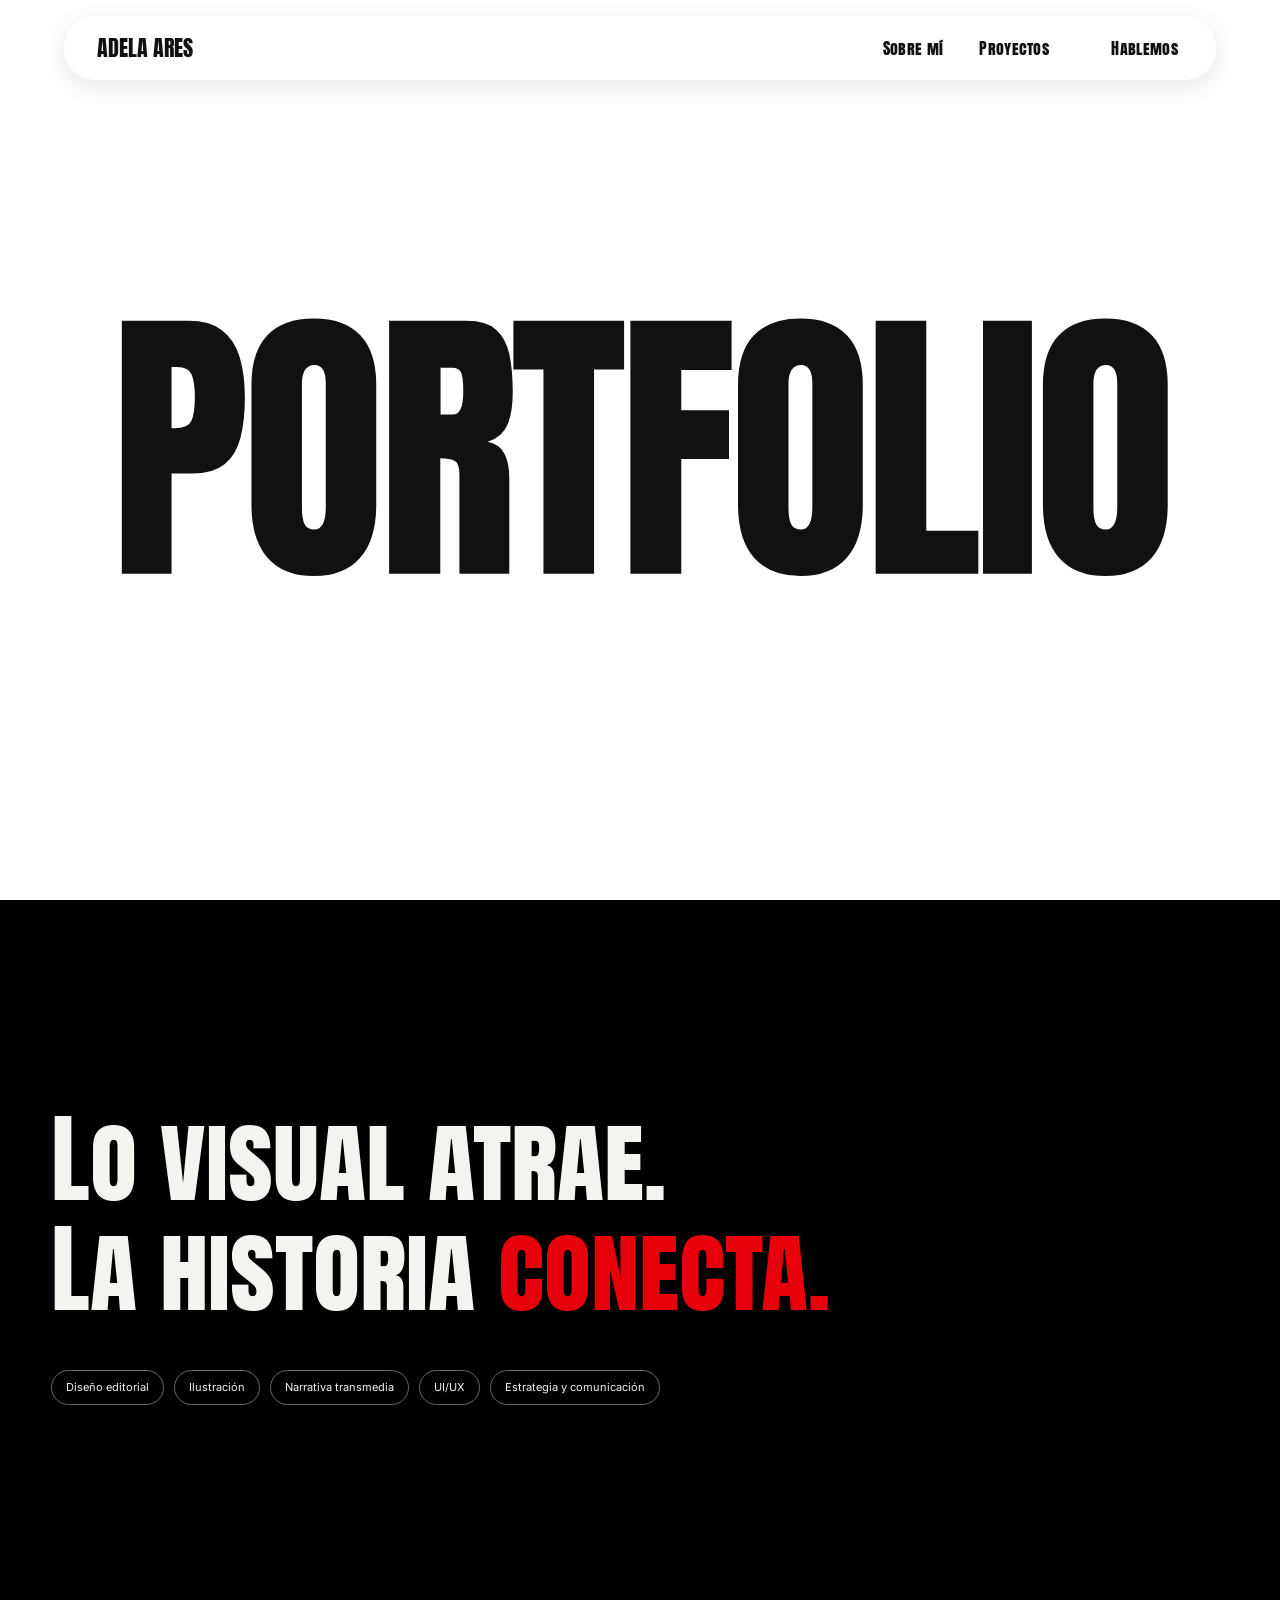
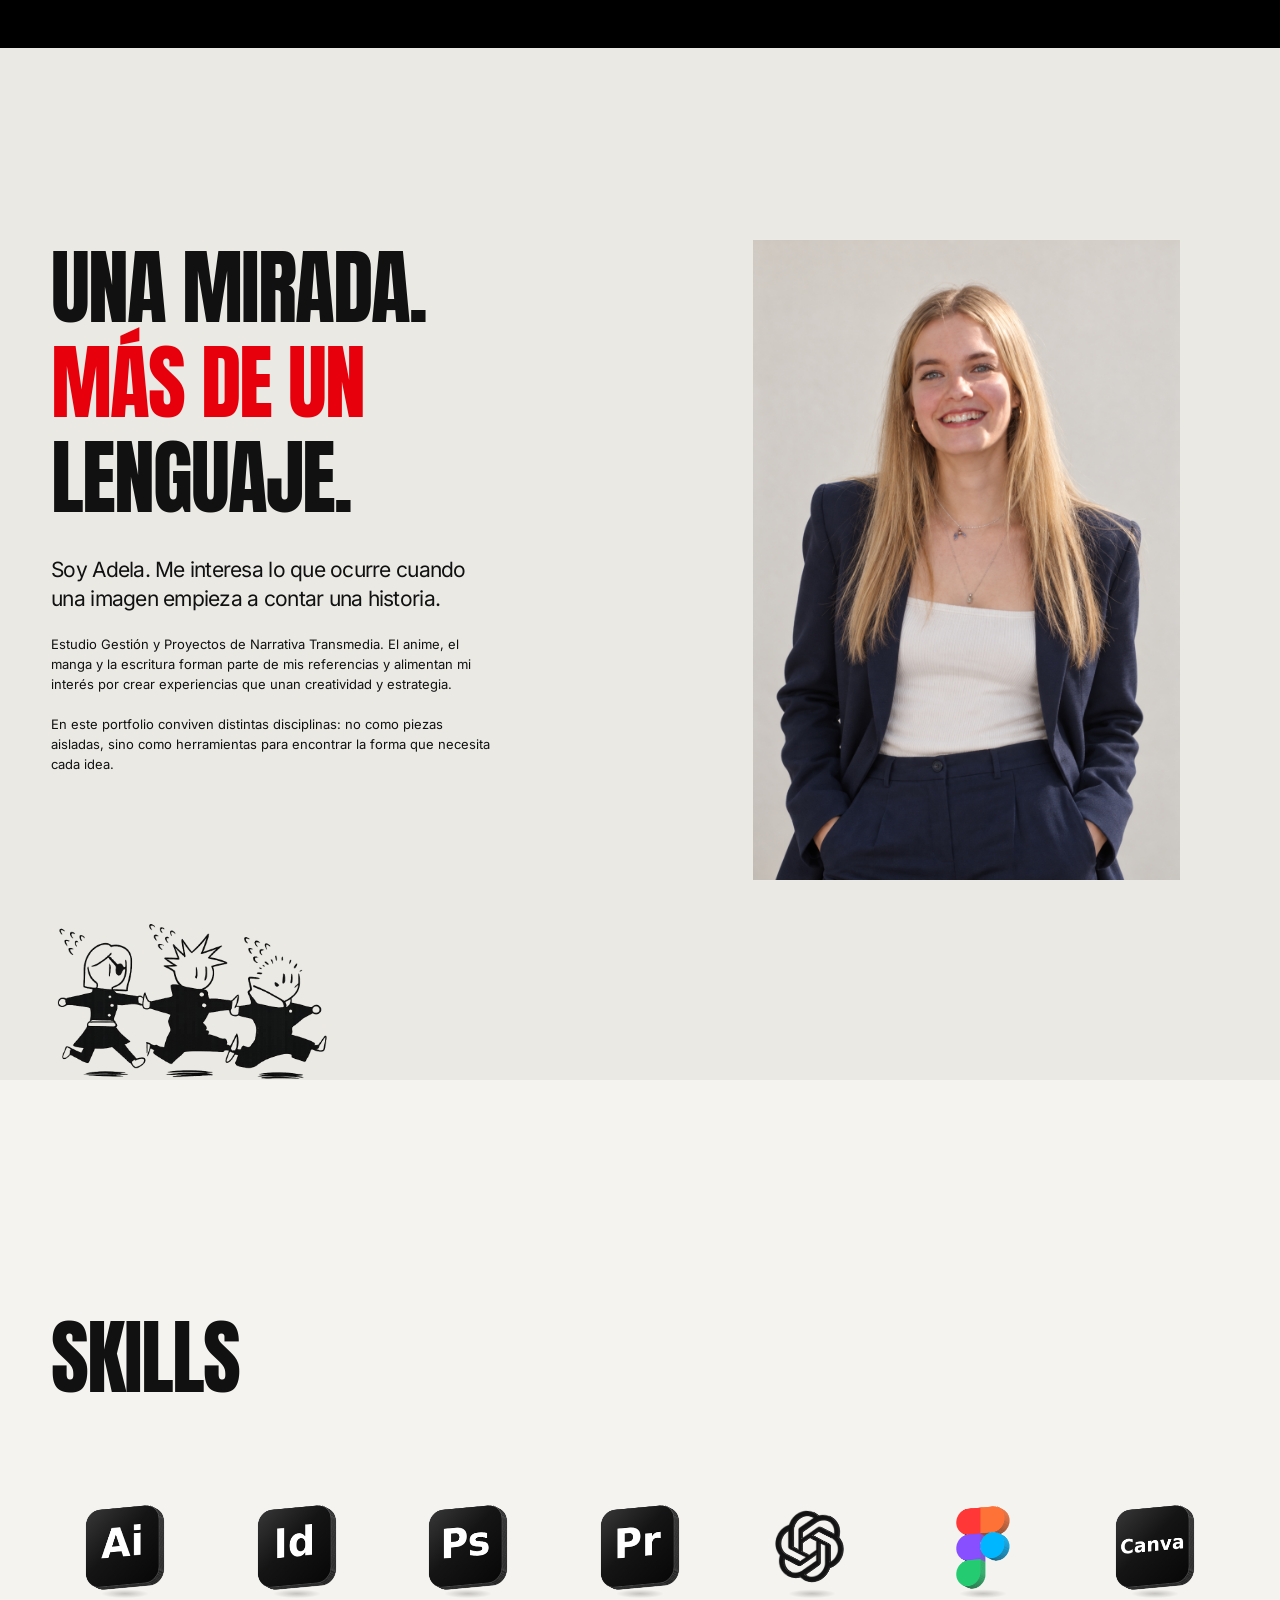
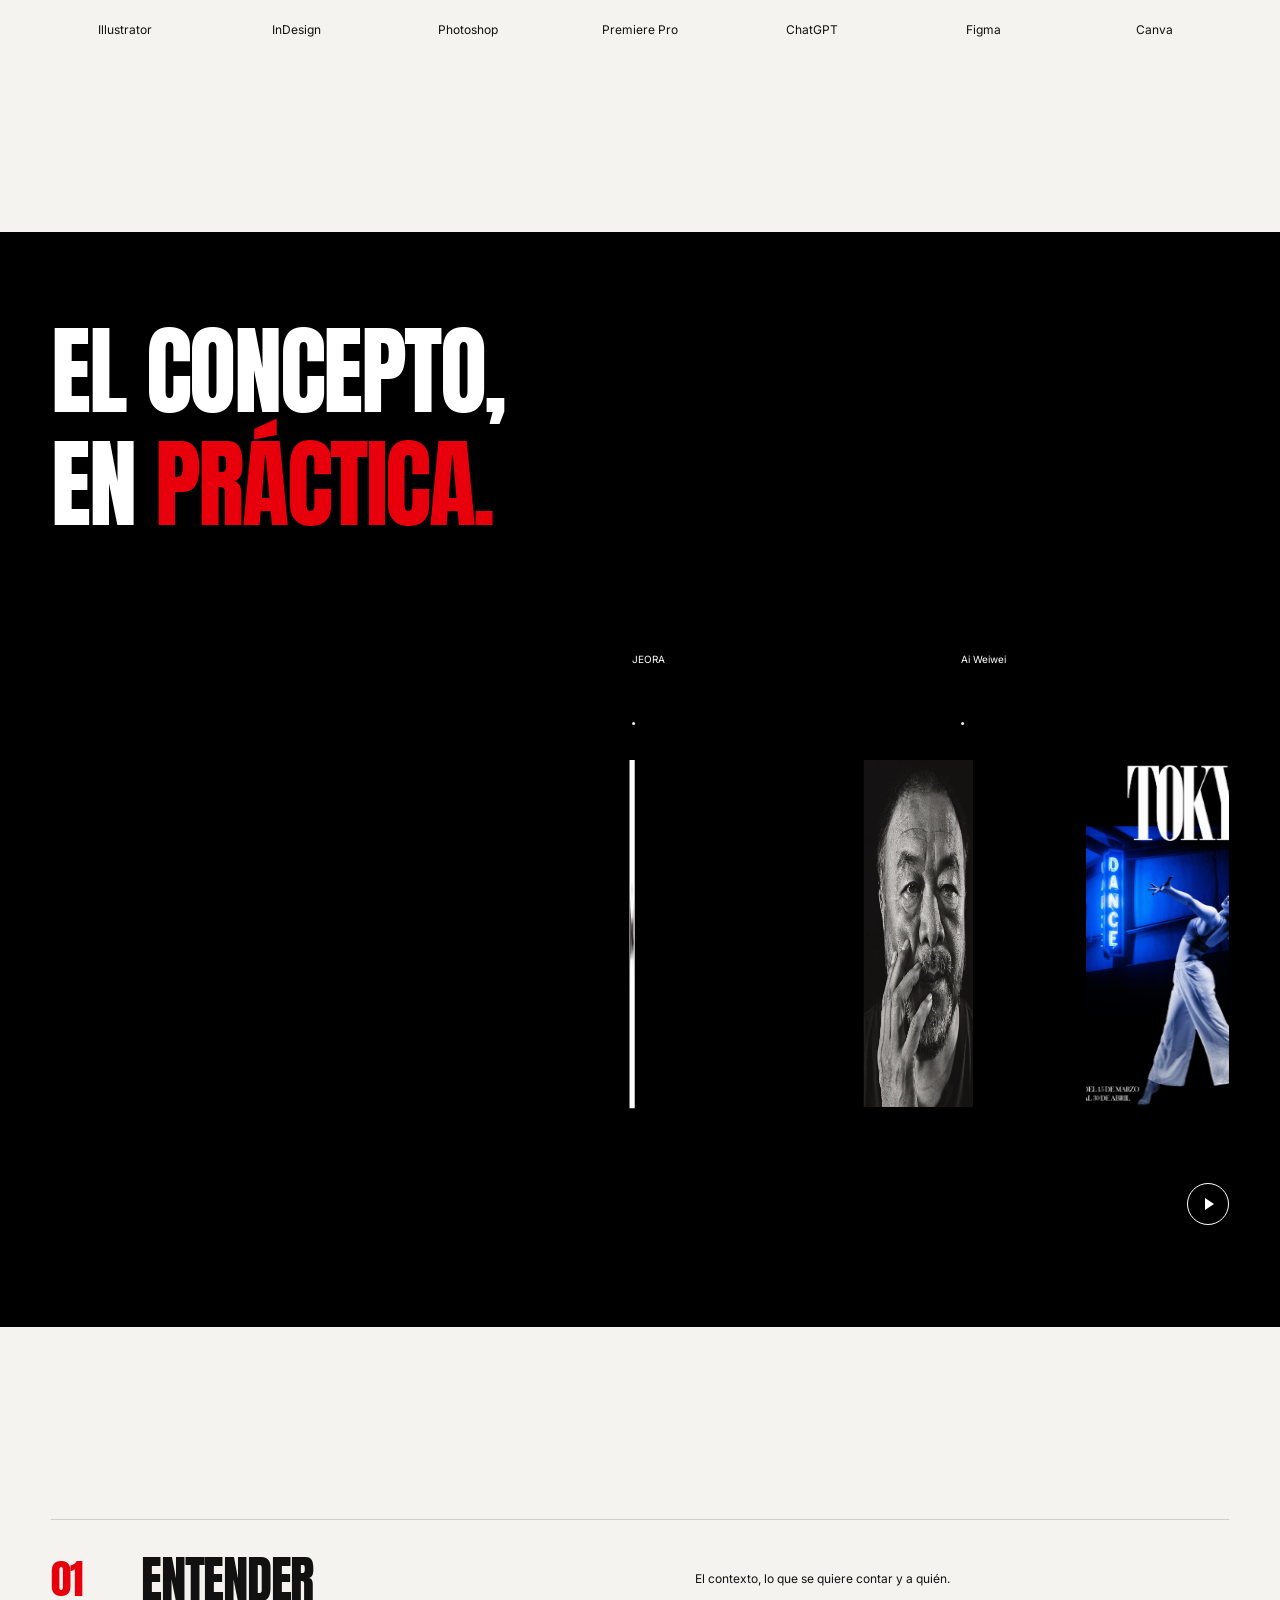
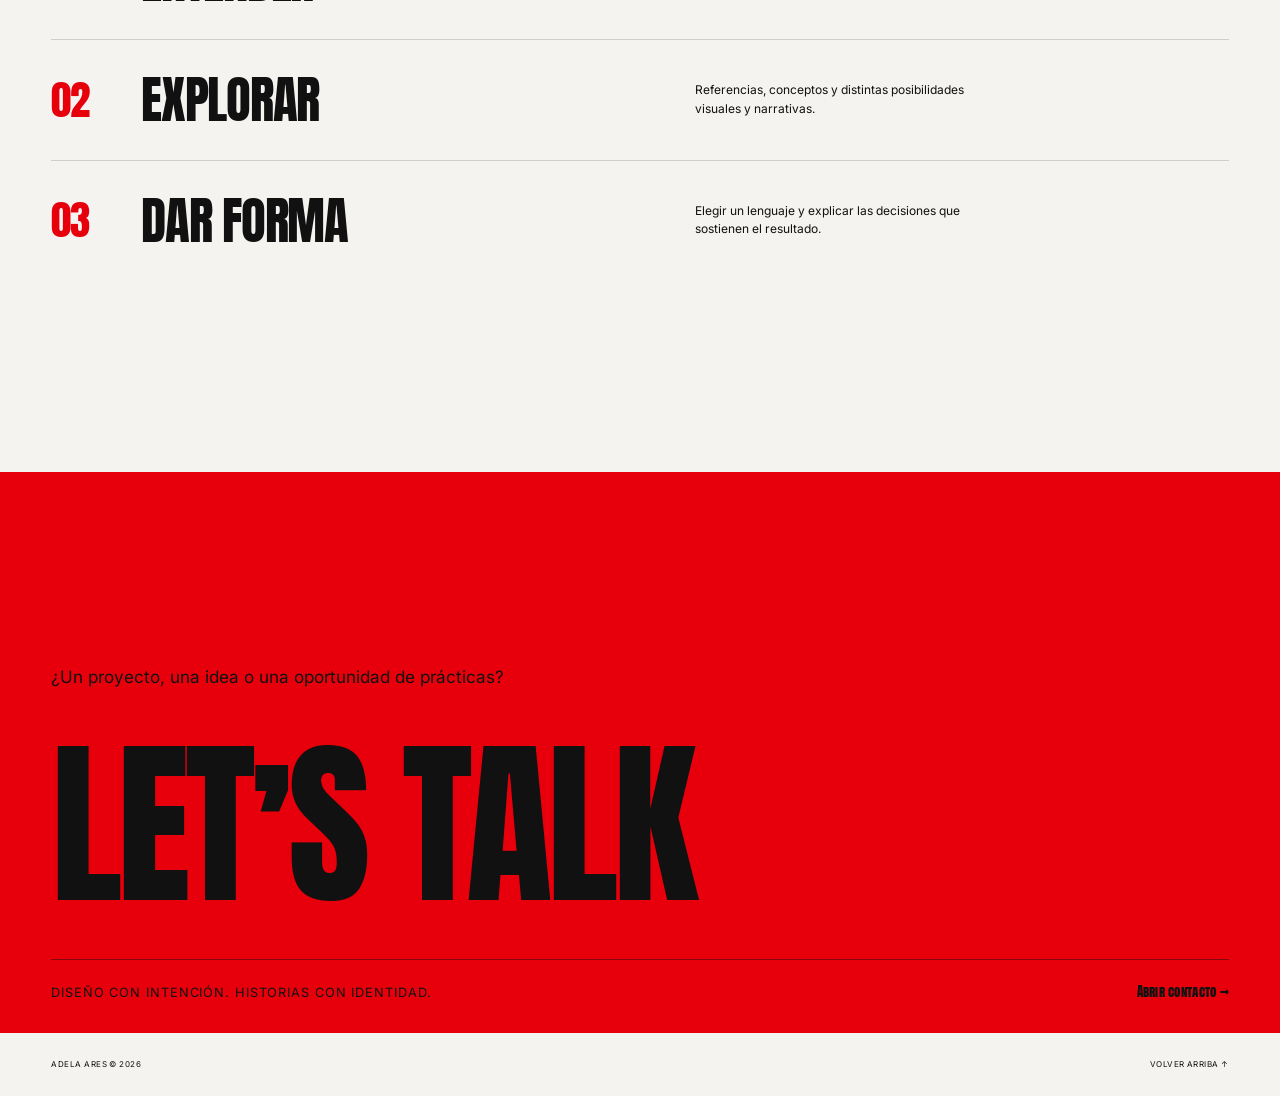
<file: index.html>
<!doctype html>
<html lang="es"><head><meta charset="utf-8"><meta name="viewport" content="width=device-width,initial-scale=1"><meta name="description" content="Portfolio de Adela Ares: diseño, narrativa y comunicación."><title>Adela Ares — Portfolio</title><link rel="stylesheet" href="style.css?v=fichas-88"><script defer src="data.js?v=fichas-88"></script><script defer src="app.js?v=portfolio-89"></script><script defer src="project-scene.js?v=90"></script><script defer src="particles.js?v=revision-11"></script><script defer src="hero-motion.js?v=loop-78"></script><script defer src="hero-anchor.js?v=editorial-floor-42"></script><script defer src="skills-3d.js?v=82"></script></head>
<body>
<header class="header floating-header"><a class="brand" href="#inicio" aria-label="Adela Ares, inicio">ADELA ARES</a><button class="menu-toggle" type="button" aria-label="Abrir menú" aria-expanded="false" aria-controls="main-nav"><span></span><span></span><span></span></button><nav id="main-nav" aria-label="Principal"><a href="#sobre-mi">Sobre mí</a><a href="#proyectos">Proyectos</a><a class="nav-contact" href="#contacto">Hablemos</a></nav></header>
<main>
<section class="particle-cover" id="inicio" aria-labelledby="cover-title">
<h1 id="cover-title"><a href="#proyectos">Portfolio</a></h1>
<canvas id="title-particles" aria-hidden="true"></canvas>
</section>
<section class="bridge" aria-label="Una forma de crear"><p>Lo visual atrae.<br>La historia <em>conecta.</em></p><div class="disciplines"><span>Diseño editorial</span><span>Ilustración</span><span>Narrativa transmedia</span><span>UI/UX</span><span>Estrategia y comunicación</span></div></section>
<section class="about personal-hero" id="sobre-mi"><div class="about-copy"><h2>UNA MIRADA.<br><em>MÁS DE UN</em><br>LENGUAJE.</h2><p class="lead">Soy Adela. Me interesa lo que ocurre cuando una imagen empieza a contar una historia.</p><p>Estudio Gestión y Proyectos de Narrativa Transmedia. El anime, el manga y la escritura forman parte de mis referencias y alimentan mi interés por crear experiencias que unan creatividad y estrategia.</p><p>En este portfolio conviven distintas disciplinas: no como piezas aisladas, sino como herramientas para encontrar la forma que necesita cada idea.</p></div><figure class="portrait"><div class="portrait-grid"></div><img src="assets/adela-retrato.png" width="1024" height="1536" alt="Retrato de Adela Ares" loading="lazy"></figure><img class="personal-hero-characters" src="assets/portada-personajes.webp" width="830" height="500" alt="Tres personajes de Jujutsu Kaisen corriendo juntos"></section>
<section class="software-skills" aria-labelledby="skills-title"><h2 id="skills-title">SKILLS</h2><ul class="software-list"><li><span class="skill-object" aria-hidden="true"><span class="skill-spin"><span class="skill-face skill-front"><span class="software-icon software-icon--ai" aria-hidden="true"></span></span><span class="skill-face skill-back"><span class="software-icon software-icon--ai" aria-hidden="true"></span></span></span></span><span>Illustrator</span></li><li><span class="skill-object" aria-hidden="true"><span class="skill-spin"><span class="skill-face skill-front"><span class="software-icon software-icon--id" aria-hidden="true"></span></span><span class="skill-face skill-back"><span class="software-icon software-icon--id" aria-hidden="true"></span></span></span></span><span>InDesign</span></li><li><span class="skill-object" aria-hidden="true"><span class="skill-spin"><span class="skill-face skill-front"><span class="software-icon software-icon--ps" aria-hidden="true"></span></span><span class="skill-face skill-back"><span class="software-icon software-icon--ps" aria-hidden="true"></span></span></span></span><span>Photoshop</span></li><li><span class="skill-object" aria-hidden="true"><span class="skill-spin"><span class="skill-face skill-front"><span class="software-icon software-icon--pr" aria-hidden="true"></span></span><span class="skill-face skill-back"><span class="software-icon software-icon--pr" aria-hidden="true"></span></span></span></span><span>Premiere Pro</span></li><li><span class="skill-object" aria-hidden="true"><span class="skill-spin"><span class="skill-face skill-front"><span class="software-icon software-icon--chat" aria-hidden="true"></span></span><span class="skill-face skill-back"><span class="software-icon software-icon--chat" aria-hidden="true"></span></span></span></span><span>ChatGPT</span></li><li><span class="skill-object" aria-hidden="true"><span class="skill-spin"><span class="skill-face skill-front"><span class="software-icon software-figma" aria-hidden="true"></span></span><span class="skill-face skill-back"><span class="software-icon software-figma" aria-hidden="true"></span></span></span></span><span>Figma</span></li><li><span class="skill-object" aria-hidden="true"><span class="skill-spin"><span class="skill-face skill-front"><span class="software-mark" aria-hidden="true">Canva</span></span><span class="skill-face skill-back"><span class="software-mark" aria-hidden="true">Canva</span></span></span></span><span>Canva</span></li></ul></section>
<section class="project-scene" id="proyectos" aria-labelledby="projects-title">
 <h2 id="projects-title">El concepto,<br>en <em>práctica.</em></h2>
 <div class="scene-shell">
  <div class="scene-viewport" tabindex="0" aria-label="Galería de proyectos. Desliza, arrastra o usa las flechas para recorrerla.">
   <div class="scene-track"><div class="scene-row"></div></div>
  </div>
  <button class="scene-replay" type="button" aria-label="Reproducir el recorrido" hidden><span aria-hidden="true"></span></button>
 </div>
</section>
<section class="process"><div class="process-row"><span>01</span><h3>ENTENDER</h3><p>El contexto, lo que se quiere contar y a quién.</p></div><div class="process-row"><span>02</span><h3>EXPLORAR</h3><p>Referencias, conceptos y distintas posibilidades visuales y narrativas.</p></div><div class="process-row"><span>03</span><h3>DAR FORMA</h3><p>Elegir un lenguaje y explicar las decisiones que sostienen el resultado.</p></div></section>
<section class="contact" id="contacto"><p>¿Un proyecto, una idea o una oportunidad de prácticas?</p><a class="contact-title" href="contacto.html"><span id="contact-word">HABLEMOS</span></a><div class="contact-bottom"><span>DISEÑO CON INTENCIÓN. HISTORIAS CON IDENTIDAD.</span><a href="contacto.html">Abrir contacto →</a></div></section>
</main><footer><a href="#inicio">ADELA ARES © <span id="year"></span></a><a href="#inicio">VOLVER ARRIBA ↑</a></footer>
</body></html>
</file>
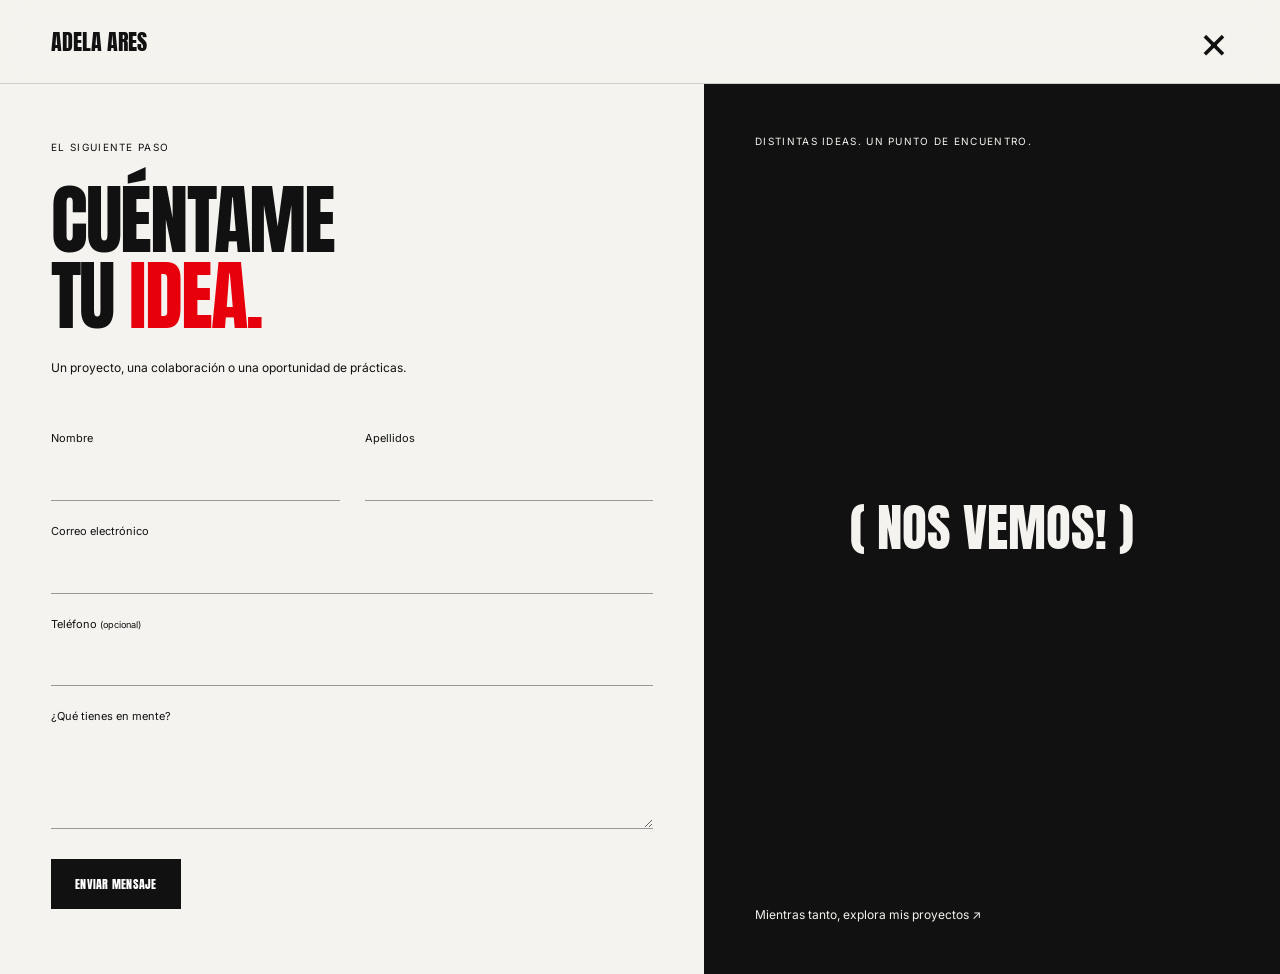
<file: contacto.html>
<!doctype html><html lang="es"><head><meta charset="utf-8"><meta name="viewport" content="width=device-width,initial-scale=1"><title>Hablemos — Adela Ares</title><link rel="stylesheet" href="style.css?v=contact-86"><script defer src="app.js?v=portfolio-89"></script></head><body><header class="header"><a class="brand" href="index.html#contacto">ADELA ARES</a><a href="index.html#contacto" class="close" aria-label="Volver al portfolio">×</a></header><main class="contact-layout"><section><span class="eyebrow">EL SIGUIENTE PASO</span><h1>CUÉNTAME<br>TU <em>IDEA.</em></h1><p>Un proyecto, una colaboración o una oportunidad de prácticas.</p><form id="contact-form" action="https://formspree.io/f/xkjjzojy" method="POST"><input type="hidden" name="_subject" value="Nuevo mensaje desde el portfolio de Adela Ares"><div hidden><label>No rellenar<input name="_gotcha" autocomplete="off" tabindex="-1"></label></div><div class="form-row"><label>Nombre<input name="nombre" autocomplete="given-name" required></label><label>Apellidos<input name="apellidos" autocomplete="family-name" required></label></div><label>Correo electrónico<input type="email" name="email" autocomplete="email" required></label><label>Teléfono <small>(opcional)</small><input type="tel" name="telefono" autocomplete="tel"></label><label>¿Qué tienes en mente?<textarea name="message" rows="3" required></textarea></label><button type="submit" class="submit">ENVIAR MENSAJE</button><p id="form-status" role="status" aria-live="polite" aria-atomic="true"></p></form></section><aside><span class="eyebrow">DISTINTAS IDEAS. UN PUNTO DE ENCUENTRO.</span><div>(<span id="contact-word">NOS VEMOS!</span>)</div><a href="index.html#proyectos">Mientras tanto, explora mis proyectos ↗</a></aside></main></body></html>
</file>
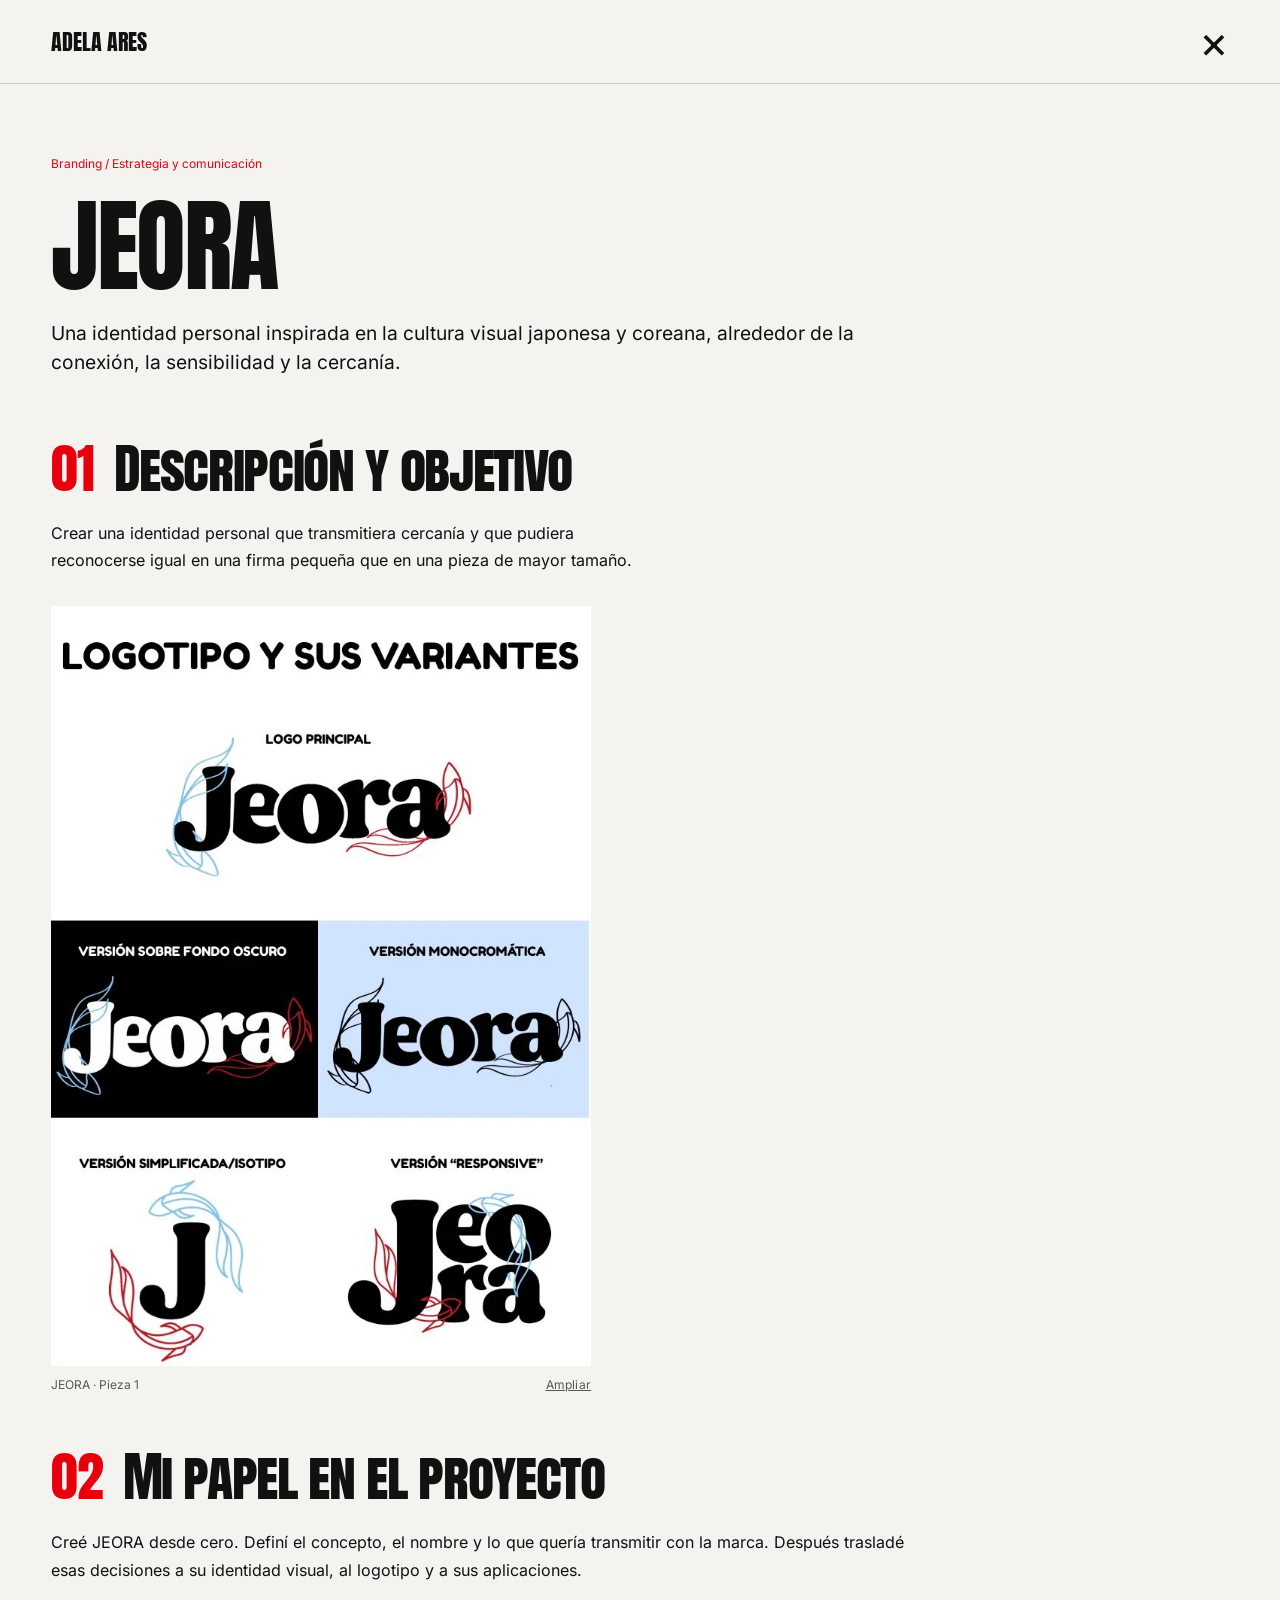
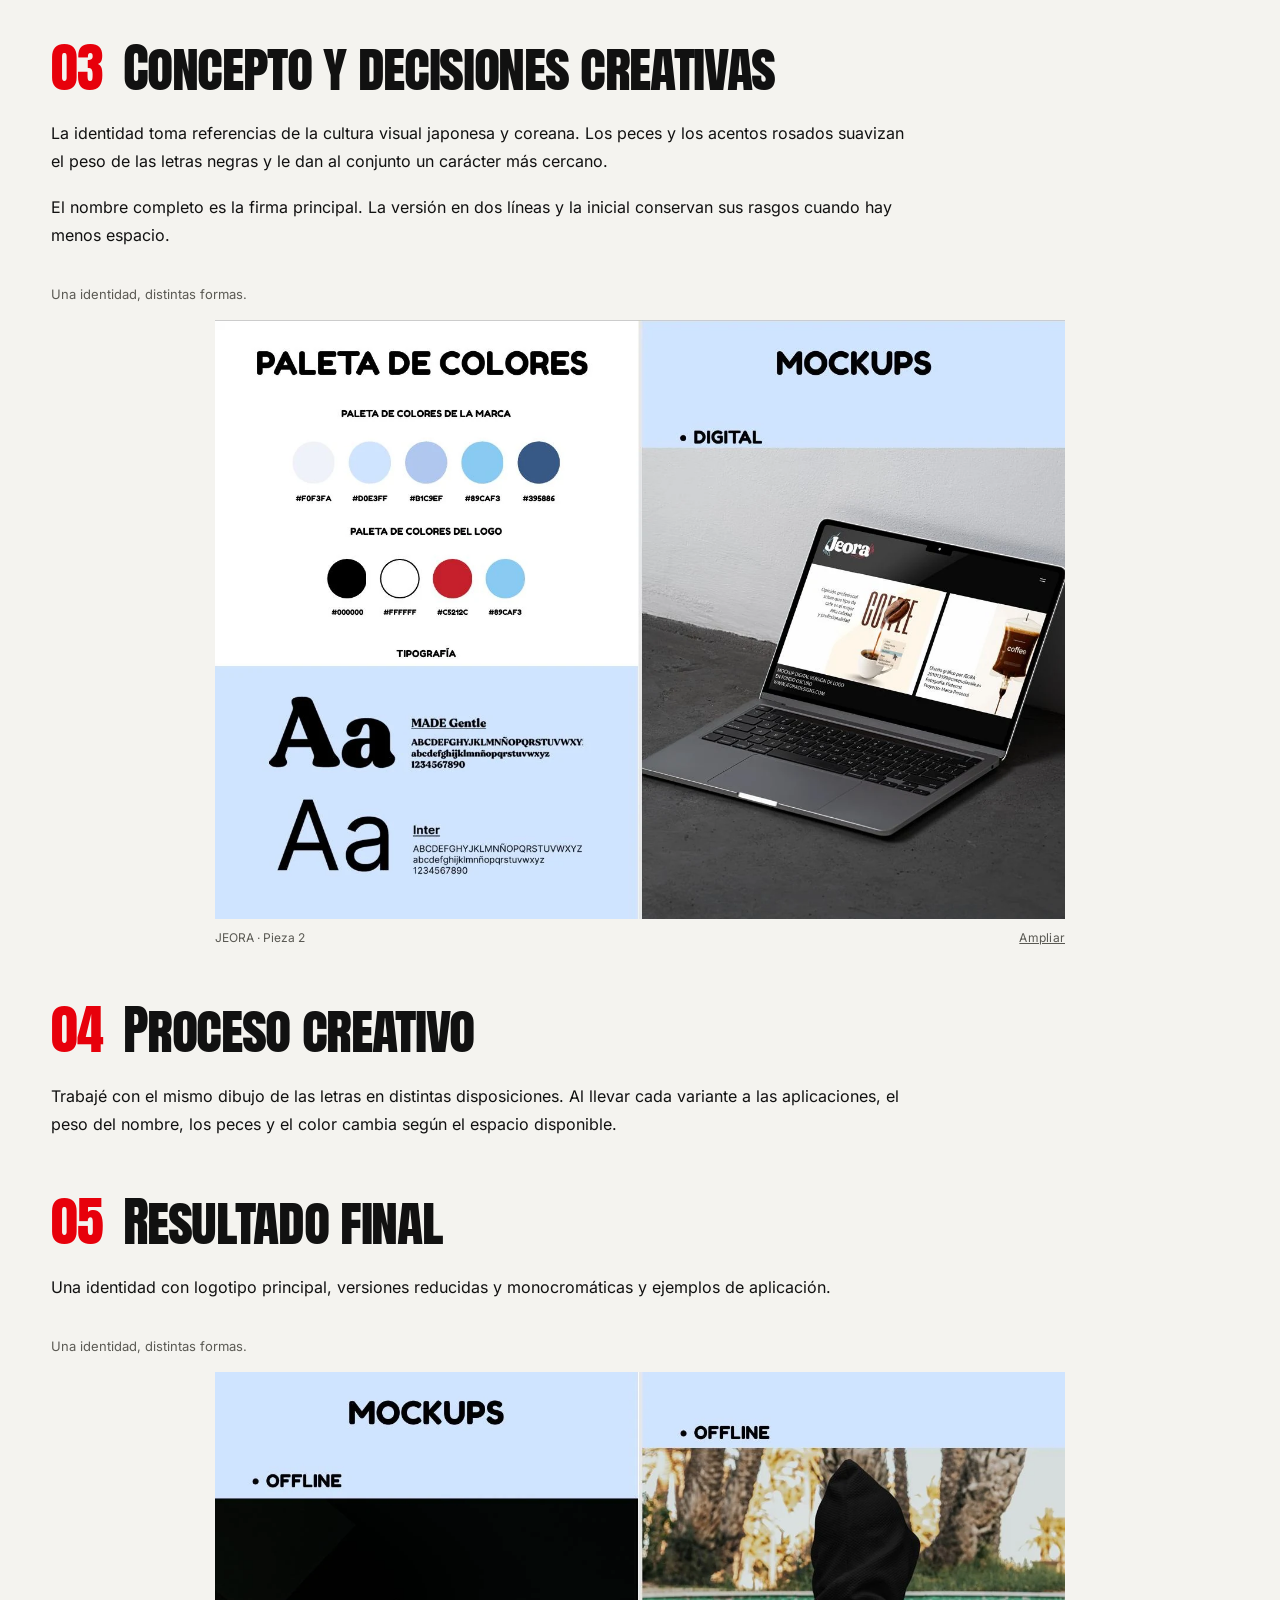
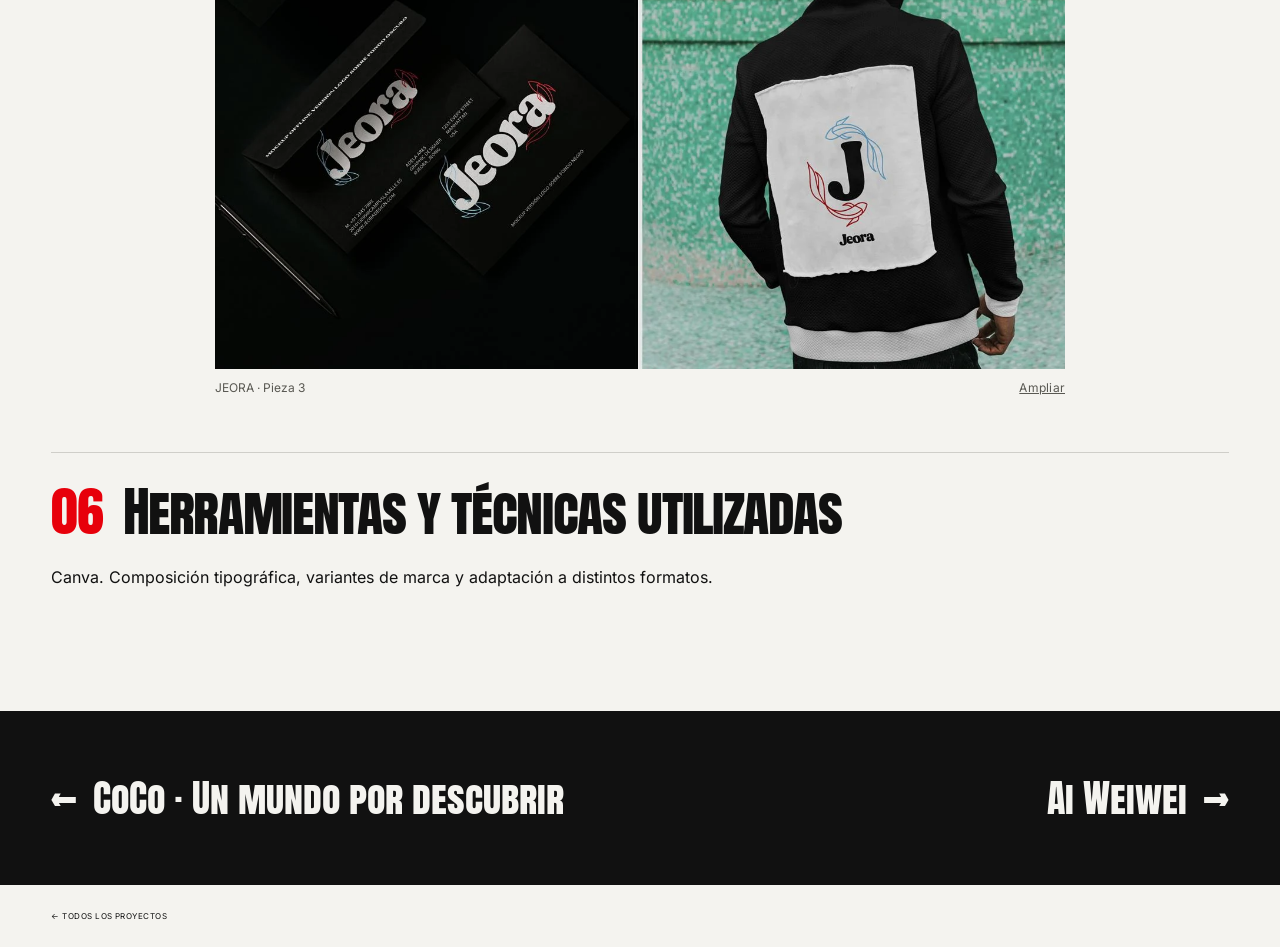
<file: proyecto.html>
<!doctype html><html lang="es"><head><meta charset="utf-8"><meta name="viewport" content="width=device-width,initial-scale=1"><title>Proyecto — Adela Ares</title><link rel="stylesheet" href="style.css?v=fichas-88"><script defer src="data.js?v=fichas-88"></script><script defer src="app.js?v=portfolio-89"></script></head><body class="project-page"><header class="header"><a class="brand" href="index.html#proyectos">ADELA ARES</a><a class="close" href="index.html#proyectos" aria-label="Cerrar proyecto y volver a la galería">×</a></header><main id="project-content"></main><footer><a href="index.html#proyectos">← TODOS LOS PROYECTOS</a></footer></body></html>
</file>
<file: style.css>
@font-face{font-family:Anton;src:url('assets/anton-sc.ttf')}@font-face{font-family:Inter;src:url('assets/inter.ttf');font-weight:100 900}
:root{--red:#e7000b;--paper:#f4f3ef;--black:#111;--line:#cfcec9;--ease:cubic-bezier(.22,.7,.2,1)}*{box-sizing:border-box}html{scroll-behavior:smooth;scroll-padding-top:100px}body{margin:0;background:var(--paper);color:var(--black);font:15px/1.55 Inter,Arial,sans-serif;overflow-x:clip}a{color:inherit;text-decoration:none}button,input,textarea{font:inherit}button,a,input,textarea{-webkit-tap-highlight-color:transparent}a:focus-visible,button:focus-visible,input:focus-visible,textarea:focus-visible{outline:3px solid var(--red);outline-offset:5px}button{cursor:pointer}img{max-width:100%;display:block}h1,h2,h3,p,figure{margin:0}h1,h2,h3{font-family:Anton,Impact,sans-serif;font-weight:400;line-height:.99;letter-spacing:-.025em}em{font-style:normal;color:var(--red)}.header{position:fixed;inset:0 0 auto;z-index:30;height:84px;display:flex;align-items:center;justify-content:space-between;padding:0 4vw;background:rgba(244,243,239,.94);border-bottom:1px solid var(--line);backdrop-filter:blur(16px)}.brand{font-family:Anton;font-size:27px;line-height:1}.brand>span{display:block;font:8px/1.5 Inter;letter-spacing:.12em;margin-top:8px}.header nav{display:flex;align-items:center;gap:34px;font-size:12px}.header nav>a:not(.mode){position:relative}.header nav>a:not(.mode):after{content:'';height:1px;position:absolute;left:0;right:100%;bottom:-5px;background:var(--red);transition:right .3s}.header nav>a:hover:after{right:0}.mode{height:26px;width:52px;border:1px solid #222;border-radius:30px;background:#111;display:flex;align-items:center;padding:3px;box-shadow:inset -10px 0 14px #e7000b55}.mode>span:first-child{width:18px;height:18px;background:var(--paper);border-radius:50%;box-shadow:0 0 8px #fff8}.sr{position:absolute;width:1px;height:1px;overflow:hidden;clip-path:inset(50%)}.eyebrow,.demo-label{font-size:10px;font-weight:600;letter-spacing:.13em}.demo-label{border:1px solid var(--line);border-radius:30px;padding:7px 12px;font-size:9px}.hero{position:relative;min-height:850px;min-height:100svh;padding:120px 4vw 35px;overflow:hidden}.hero-top{display:flex;align-items:center;justify-content:space-between;position:relative;z-index:2}.hero h1{font-size:clamp(90px,12.8vw,240px);position:relative;z-index:2;margin-top:8vh;pointer-events:none}.hero h1>span:not(.period){color:var(--red)}.period{color:var(--red)}.hero-bottom{position:relative;z-index:2;margin-top:7vh;display:flex;align-items:flex-end;justify-content:space-between;gap:40px}.hero-bottom>p:first-child{font-size:22px;line-height:1.25;letter-spacing:-.04em}.hero-intro{max-width:300px;font-size:12px}.circle-link{display:grid;place-items:center;border:1px solid #222;width:60px;height:60px;border-radius:50%;font-size:28px;transition:background .3s,color .3s}.circle-link:hover{background:var(--red);color:white;border-color:var(--red)}.hero-art{width:29vw;height:29vw;position:absolute;right:4vw;top:21%;transform:rotate(-12deg);pointer-events:none;opacity:.9}.art-ring{width:100%;height:100%;border-radius:44% 56% 59% 41% / 63% 38% 62% 37%;border:2.8vw solid #111;box-shadow:inset -15px 12px 15px #1118,14px 15px 0 #e7000b;animation:liquid-shape 12s ease-in-out infinite alternate}.art-label{position:absolute;left:20%;top:40%;font-size:10px;letter-spacing:.13em;line-height:1.3;transform:rotate(12deg)}.art-line{position:absolute;inset:-10%;border:1px solid #1113;border-radius:50%;transform:rotate(40deg) scaleY(.45)}@keyframes liquid-shape{to{border-radius:64% 36% 32% 68% / 41% 64% 36% 59%;transform:rotate(30deg)}}.bridge{background:#111;color:var(--paper);padding:100px 8vw;position:relative;overflow:hidden}.bridge>p{font-family:Anton;font-size:clamp(50px,7.6vw,140px);line-height:1.05;margin:45px 0}.disciplines{display:flex;flex-wrap:wrap;gap:10px}.disciplines>span{border:1px solid #666;padding:8px 14px;border-radius:30px;font-size:11px}.work{padding:110px 0 70px;overflow:hidden}.section-heading{padding:0 4vw;display:flex;align-items:flex-end;justify-content:space-between;gap:35px}.section-heading h2{font-size:clamp(60px,7.5vw,130px);margin-top:28px}.section-heading>p{font-size:12px;max-width:260px;padding-bottom:5px}.gallery-bar{display:flex;align-items:center;justify-content:space-between;margin:55px 4vw 15px;border-top:1px solid var(--line);padding-top:15px;font-size:9px;letter-spacing:.1em}.gallery-bar>div{display:flex;gap:8px}.arrow{height:38px;width:48px;border:1px solid #222;background:transparent;border-radius:30px;font-size:20px;transition:all .2s}.arrow:hover{background:#111;color:#fff}.arrow:disabled{opacity:.25;cursor:default}.gallery{display:flex;gap:26px;overflow-x:auto;overscroll-behavior-x:contain;scroll-snap-type:x mandatory;padding:30px 4vw 72px;scrollbar-width:none;perspective:1400px}.gallery::-webkit-scrollbar{display:none}.project-card{flex:0 0 32%;min-width:280px;scroll-snap-align:center;transform:perspective(1200px) rotateY(var(--angle,0deg)) translateY(var(--lift,0px));transform-origin:center;transition:transform .45s var(--ease);position:relative}.card-image{position:relative;aspect-ratio:4/5;border-radius:16px;border:2px solid #111;overflow:hidden;background:#ddd;box-shadow:0 20px 25px -24px #111a}.card-image img{width:100%;height:100%;object-fit:cover;transition:transform .7s var(--ease)}.project-card:hover img{transform:scale(1.045)}.card-image:after{content:'';position:absolute;inset:0;border-radius:14px;box-shadow:inset 0 0 0 1px #fff5;pointer-events:none}.card-open{position:absolute;right:15px;top:15px;width:37px;height:37px;display:grid;place-items:center;border-radius:50%;background:var(--paper);font-size:22px;transition:transform .35s,background .35s}.project-card:hover .card-open{transform:rotate(45deg);background:var(--red);color:white}.card-info{display:flex;justify-content:space-between;align-items:center;padding-top:16px;border-bottom:1px solid var(--line);padding-bottom:13px}.card-info h3{font-size:27px;line-height:1.1}.card-info span{font-size:9px;letter-spacing:.08em}.card-genre{font-size:10px;margin-top:6px}.gallery-foot{margin:0 4vw;display:flex;justify-content:space-between;font-size:9px;letter-spacing:.13em}.about{padding:100px 6vw;display:grid;grid-template-columns:1fr 1fr;gap:10vw;background:#eae9e4}.about h2{font-size:clamp(50px,6.4vw,110px);margin:30px 0}.about-copy>p{font-size:13px;margin-top:20px;max-width:440px}.about-copy>.lead{font-size:21px;line-height:1.4;letter-spacing:-.035em}.tools{border-top:1px solid #bdbcb5;margin-top:35px;padding-top:17px}.tools>span{font-size:9px;letter-spacing:.1em}.tools>p{font-size:11px;margin-top:10px}.portrait{position:relative;align-self:stretch;min-height:590px;display:flex;flex-direction:column;justify-content:flex-end;overflow:hidden;border-bottom:1px solid #aaa}.portrait img{position:relative;width:100%;height:auto;max-height:640px;object-fit:contain;object-position:bottom;filter:grayscale(1);transition:filter 1s,clip-path 1s var(--ease)}.portrait-grid{position:absolute;inset:0;background:linear-gradient(90deg,transparent 49.9%,#ccc 50%,transparent 50.2%),linear-gradient(transparent 49.9%,#ccc 50%,transparent 50.2%);background-size:80px 80px}.portrait figcaption{z-index:2;display:flex;justify-content:space-between;gap:15px;font-size:8px;letter-spacing:.08em;padding:15px 0;background:#eae9e4}.portrait-hint{max-width:140px}.portrait:hover img{filter:grayscale(0);clip-path:circle(110% at var(--px,50%) var(--py,50%))}@media(hover:hover) and (pointer:fine){.portrait img{clip-path:circle(29% at var(--px,50%) var(--py,45%))}}.process{padding:95px 6vw}.process>.eyebrow{display:block;margin-bottom:40px}.process-row{display:grid;grid-template-columns:50px 1fr 1fr;gap:20px;align-items:center;border-top:1px solid var(--line);padding:30px 0}.process-row>span{font-size:11px;color:var(--red)}.process-row h3{font-size:clamp(30px,4vw,65px)}.process-row p{font-size:12px;max-width:310px}.draft-note{font-size:10px;color:#666;margin-top:25px}.contact{background:var(--red);padding:75px 4vw 30px;color:#111}.contact>p{font-size:17px;margin-top:45px}.contact-title{display:flex;justify-content:space-between;align-items:center;font-family:Anton;font-size:clamp(65px,14vw,250px);line-height:1.35;letter-spacing:-.03em;min-height:1.5em;gap:10px}.contact-title>span:first-child{transition:opacity .35s,transform .35s,filter .35s}.word-out{opacity:0;transform:translateY(14px);filter:blur(5px)}.contact-bottom{border-top:1px solid #1117;padding-top:22px;display:flex;justify-content:space-between;gap:25px;font-size:9px;letter-spacing:.07em}footer{display:flex;justify-content:space-between;gap:25px;padding:25px 4vw;font-size:8px;letter-spacing:.06em}footer>span{color:#666}#ink{position:fixed;inset:0;z-index:20;pointer-events:none;width:100%;height:100%;mix-blend-mode:difference}.close{font-size:45px;line-height:1;display:block;transition:transform .5s,filter .5s}.close:hover{transform:rotate(100deg);filter:blur(2px)}.project-page main{padding-top:120px}.project-intro{padding:30px 6vw 65px}.project-intro h1{font-size:clamp(60px,10vw,170px);margin:35px 0}.project-intro .lead{font-size:clamp(18px,2vw,28px);max-width:780px;line-height:1.45}.project-feature{padding:40px 6vw;background:#dddcd5}.project-feature img{max-height:85vh;margin:auto;object-fit:contain}.project-reading{padding:80px 10vw;display:grid;grid-template-columns:1fr 1fr;gap:55px 70px}.chapter{border-top:1px solid var(--line);padding-top:20px}.chapter>span{font-size:10px;color:var(--red)}.chapter h2{font-size:32px;margin:15px 0}.chapter p{font-size:13px;max-width:480px}.pending{color:#777}.project-strip{padding:30px 6vw 70px;display:grid;gap:35px}.project-strip img{max-height:100vh;object-fit:contain;margin:auto}.next-project{display:flex;justify-content:space-between;background:#111;color:var(--paper);padding:65px 6vw;font-family:Anton;font-size:clamp(25px,4vw,70px);gap:25px}.contact-layout{padding-top:84px;display:grid;grid-template-columns:55% 45%;min-height:100svh}.contact-layout>section{padding:50px 7vw}.contact-layout h1{font-size:clamp(55px,6vw,100px);margin:25px 0}.contact-layout>section>p{font-size:12px}.contact-layout aside{background:#111;color:var(--paper);padding:50px 4vw;display:flex;flex-direction:column;justify-content:space-between;gap:40px}.contact-layout aside>div{font-family:Anton;display:flex;align-items:center;justify-content:center;gap:12px;font-size:clamp(28px,4vw,75px)}.contact-layout aside a{font-size:12px}.contact-layout aside #contact-word{transition:opacity .35s,filter .35s,transform .35s;display:inline-block}form{margin-top:30px}form label{font-size:11px;display:block;margin-top:22px}input,textarea{display:block;width:100%;background:transparent;border:0;border-bottom:1px solid #999;border-radius:0;padding:10px 0;color:#111;font-size:16px;resize:vertical}.form-row{display:grid;grid-template-columns:1fr 1fr;gap:25px}.submit{margin-top:30px;background:#111;color:white;border:0;padding:16px 24px;font-size:12px}.submit:hover{background:var(--red)}#form-status{font-size:12px;margin-top:15px;color:#8a0007}.reveal{opacity:0;transform:translateY(25px);transition:opacity .8s var(--ease),transform .8s var(--ease)}.reveal.visible{opacity:1;transform:none}
@media(min-width:1600px){.hero{min-height:1000px}.hero h1{margin-top:100px}.hero-bottom{margin-top:90px}}
@media(max-width:900px){.header{height:74px}.brand{font-size:24px}.header nav{gap:20px}.hero{padding-top:100px;min-height:780px}.hero h1{font-size:13vw;margin-top:140px}.hero-art{width:36vw;height:36vw;top:22%;right:6vw}.hero-bottom{margin-top:90px}.hero-bottom>p:first-child{font-size:20px}.hero-intro{max-width:260px}.about{gap:5vw;padding:70px 5vw}.portrait{min-height:480px}.portrait-hint{display:none}.project-card{flex-basis:46%}.contact-layout>section{padding:40px 5vw}.contact-layout aside{padding:40px 3vw}.contact-layout aside>div{font-size:3.8vw}.project-reading{padding:60px 6vw;gap:40px}}
@media(max-width:600px){html{scroll-padding-top:105px}.header{height:96px;align-items:flex-start;padding:14px 5vw;gap:10px}.brand{font-size:23px;flex-shrink:0}.brand>span{font-size:6px;letter-spacing:.05em;margin-top:5px}.header nav{align-self:flex-end;gap:15px;font-size:10px;margin-bottom:0;position:absolute;left:5vw;right:5vw;bottom:12px;justify-content:space-between}.mode{height:22px;width:43px;padding:2px}.mode>span:first-child{height:16px;width:16px}.hero{min-height:760px;min-height:100svh;padding:120px 5vw 30px;display:flex;flex-direction:column;justify-content:space-between}.hero-top{display:block}.hero-top .eyebrow{font-size:8px}.demo-label{display:block;width:fit-content;font-size:7px;margin-top:10px;padding:4px 8px}.hero h1{font-size:16.4vw;margin-top:190px;line-height:1.04}.hero-art{top:24%;right:14%;width:39vw;height:39vw}.art-ring{border-width:5vw;box-shadow:8px 10px 0 var(--red)}.art-label{font-size:7px}.hero-bottom{display:grid;grid-template-columns:1fr 45px;gap:20px;margin-top:30px}.hero-bottom>p:first-child{font-size:17px}.hero-intro{font-size:10px;grid-column:1;grid-row:2;max-width:270px}.circle-link{grid-column:2;grid-row:1/3;width:43px;height:43px;font-size:22px}.bridge{padding:60px 5vw}.bridge .eyebrow{font-size:8px}.bridge>p{font-size:13vw;margin:30px 0}.disciplines{gap:7px}.disciplines>span{font-size:9px;padding:6px 10px}.work{padding:65px 0 45px}.section-heading{padding:0 5vw;display:block}.section-heading h2{font-size:14vw;margin-top:23px}.section-heading>p{margin-top:25px;font-size:11px}.eyebrow{font-size:8px}.gallery-bar{margin:30px 5vw 0;font-size:8px}.gallery{gap:17px;padding:24px 7vw 35px;perspective:none}.project-card{min-width:0;flex-basis:83vw;transform:none!important}.card-image{border-radius:12px}.card-info h3{font-size:27px}.gallery-foot{margin:0 5vw;font-size:8px}.about{display:flex;flex-direction:column;padding:60px 5vw;gap:40px}.about h2{font-size:14vw}.about-copy>.lead{font-size:21px}.about-copy>p{font-size:12px}.portrait{width:100%;max-width:400px;align-self:center;min-height:0}.portrait img{clip-path:none;filter:grayscale(1);max-height:480px}.process{padding:60px 5vw}.process-row{grid-template-columns:25px 1fr;gap:15px;padding:22px 0}.process-row h3{font-size:34px}.process-row p{grid-column:2;font-size:11px}.process>.eyebrow{margin-bottom:25px}.contact{padding:50px 5vw 25px}.contact>p{font-size:13px;margin-top:30px;max-width:240px}.contact-title{font-size:15vw;min-height:2em}.contact-bottom{font-size:7px;line-height:1.5}.contact-bottom>span{max-width:180px}footer{padding:25px 5vw;flex-wrap:wrap;font-size:7px}footer>span{order:3;width:100%}#ink{display:none}.project-page main{padding-top:110px}.project-intro{padding:25px 5vw 40px}.project-intro h1{font-size:17vw;margin:25px 0}.project-intro .lead{font-size:17px}.project-feature{padding:25px 5vw}.project-reading{display:block;padding:40px 5vw}.chapter{margin-bottom:35px}.chapter h2{font-size:30px}.project-strip{padding:0 5vw 40px;gap:20px}.next-project{padding:40px 5vw;font-size:25px}.contact-layout{padding-top:96px;display:block}.contact-layout>section{padding:40px 5vw}.contact-layout h1{font-size:18vw}.contact-layout aside{min-height:320px;padding:35px 5vw}.contact-layout aside>div{font-size:9vw}.contact-layout .close{font-size:30px}.close{font-size:36px}.project-page .header,.contact-layout~.header{align-items:center}.project-page .header .close{margin-left:auto}.form-row{gap:20px}}
@view-transition{navigation:auto}::view-transition-old(root){animation:exit-page .35s ease both}::view-transition-new(root){animation:enter-page .5s var(--ease) both}@keyframes exit-page{to{opacity:0;filter:blur(8px);transform:translateY(-8px)}}@keyframes enter-page{from{opacity:0;filter:blur(8px);transform:translateY(10px)}}
@media(prefers-reduced-motion:reduce){html{scroll-behavior:auto}*,*:before,*:after{animation:none!important;transition:none!important}.reveal{opacity:1;transform:none}#ink{display:none}.portrait img{clip-path:none}.portrait-hint{display:none}}

/* Independent cover study: solid lettering becomes a cohesive particle volume. */
.particle-cover{position:relative;height:100svh;min-height:620px;background:#fff;overflow:hidden;isolation:isolate}
.particle-cover h1{position:absolute;left:50%;top:50%;transform:translate(-50%,-50%);font-size:23vw;line-height:1;letter-spacing:-.025em;text-transform:uppercase;white-space:nowrap;z-index:2}
.particle-cover h1 a{display:block;color:#111;font-kerning:none}

#title-particles{position:absolute;inset:0;width:100%;height:100%;pointer-events:none;z-index:3}
.cover-disciplines,.cover-contact{position:absolute;bottom:5vh;font-size:clamp(11px,1.3vw,22px);line-height:1.3;text-transform:uppercase;z-index:4}
.cover-disciplines{left:4vw}.cover-disciplines span,.cover-contact a{display:block}.cover-contact{right:4vw;text-align:right}
@media(max-width:600px){.particle-cover{min-height:620px}.particle-cover h1{font-size:23vw}.cover-disciplines,.cover-contact{bottom:35px;font-size:10px}.cover-disciplines{max-width:58%}}
@media(prefers-reduced-motion:reduce),(hover:none),(pointer:coarse){#title-particles{display:none}.particle-cover.is-particles h1 a{opacity:1}}

/* Spacing after removing the selected introductory labels. */
.bridge>p{margin-top:0}
.section-heading h2{margin-top:0}
.gallery-bar{justify-content:flex-end}
.about h2{margin-top:0}
.contact>p{margin-top:0}



@media(prefers-reduced-motion:reduce),(hover:none),(pointer:coarse){.particle-cover h1.particles-rendered a{color:#111}}

/* Carl: four documentary sections, full artwork and explicit enlargement. */
.ui-cover{background:#080e16}.ui-cover img{width:100%;max-height:none;height:auto}
.project-card[href*="carl-el-mazmorrero"] .card-image{background:#080e16}
.project-card[href*="carl-el-mazmorrero"] .card-image img{object-fit:contain}
.ui-nav{display:flex;gap:12px;flex-wrap:wrap;padding:25px 6vw;border-bottom:1px solid var(--line)}
.ui-nav a{border:1px solid #111;border-radius:30px;padding:9px 18px;font-size:12px}
.ui-nav a:hover{background:#111;color:#fff}
.ui-case{padding:0 6vw 80px}.ui-section{padding-top:70px;scroll-margin-top:100px}
.ui-section-heading{display:grid;grid-template-columns:35px 1fr 1fr;align-items:start;gap:25px;margin-bottom:35px}
.ui-section-heading>span{font-size:11px;color:var(--red)}.ui-section h2{font-size:clamp(40px,6vw,85px)}
.ui-section-heading>p{font-size:14px;max-width:510px}.ui-figures{display:grid;gap:40px}
.ui-figure{min-width:0}.ui-figure>a{display:block;background:#080e16}
.ui-figure img{width:100%;height:auto;object-fit:contain}
.ui-figure figcaption{display:flex;justify-content:space-between;gap:20px;font-size:12px;padding-top:12px}
.ui-figure figcaption a{text-decoration:underline;white-space:nowrap}
.ui-variants{margin-top:35px;border-top:1px solid var(--line);padding-top:20px}
.ui-variants summary{cursor:pointer;font-size:14px}.ui-variant-grid{display:grid;grid-template-columns:repeat(3,minmax(0,1fr));gap:30px;margin-top:25px}
@media(min-width:1000px){#foundations .ui-figures{grid-template-columns:repeat(3,minmax(0,1fr));align-items:start}#patterns .ui-figure{max-width:900px;margin:auto}#componentes .ui-figure{max-width:1100px;margin:auto}}
@media(max-width:700px){.ui-section-heading{grid-template-columns:25px 1fr;gap:15px}.ui-section-heading>p{grid-column:2;font-size:13px}.ui-section{padding-top:50px}.ui-variant-grid{grid-template-columns:repeat(2,minmax(0,1fr));gap:18px}.ui-figure figcaption{font-size:11px}.ui-case{padding-bottom:50px}}

/* Portrait caption and its divider removed from this demo. */
.portrait{border-bottom:0}

.card-info{gap:16px}.card-info>span{font-family:Anton,Impact,sans-serif;font-size:27px;font-weight:400;line-height:1.1;letter-spacing:-.025em;flex-shrink:0}
/* Approved editorial project layout: complete imagery and inline detail. */
.editorial-project .ed-intro{padding:35px 6vw 25px}.ed-genre{font-size:12px;color:var(--red)}
.ed-intro h1{font-size:clamp(48px,8vw,120px);margin:22px 0;max-width:1200px;overflow-wrap:break-word}
.ed-lead{max-width:820px;margin-left:0;font-size:clamp(16px,1.5vw,22px);line-height:1.5}
.ed-body{padding:0 6vw 65px}.ed-section{margin-top:45px}
.ed-story{display:grid;grid-template-columns:1fr 1.3fr;gap:40px;align-items:start;margin-bottom:26px}
.ed-story h2{font-size:clamp(30px,3.8vw,58px);line-height:1.06;max-width:500px}
.ed-story p{font-size:14px;line-height:1.65;max-width:600px}
.ed-grid{display:grid;grid-template-columns:repeat(2,minmax(0,1fr));gap:26px 24px;align-items:start}
.ed-small,.ed-tall,.ed-pages{grid-template-columns:repeat(3,minmax(0,1fr))}
.ed-figure{min-width:0}.ed-thumbnail{border:0;border-radius:0;padding:0;background:#080e16;display:flex;align-items:center;justify-content:center;width:100%;cursor:zoom-in}
.ed-thumbnail img{display:block;width:100%;height:clamp(220px,25vw,330px);object-fit:contain}
.ed-small .ed-thumbnail img{height:190px}.ed-tall .ed-thumbnail img,.ed-pages .ed-thumbnail img{height:300px}
.ed-figure figcaption{display:flex;justify-content:space-between;gap:15px;font-size:12px;line-height:1.45;padding-top:10px;color:#595852}
.ed-figure figcaption span{white-space:nowrap;text-decoration:underline}
.ed-single{grid-template-columns:minmax(0,1fr);max-width:850px;margin:auto}
.ed-single .ed-thumbnail img{height:auto;max-height:520px}
.ed-figure.ed-open{grid-column:1 / -1}.ed-figure.ed-open>.ed-thumbnail,.ed-figure.ed-open>figcaption{display:none}
.ed-detail-heading{display:flex;justify-content:space-between;gap:20px;align-items:center;margin-bottom:18px;font-size:14px}
.ed-close{background:transparent;color:var(--black);border:1px solid var(--black);border-radius:25px;padding:9px 16px;flex-shrink:0;font-size:12px}
.ed-expanded{display:block;width:100%;height:auto;max-height:78svh;object-fit:contain;background:#080e16}
.ed-original{display:inline-block;margin-top:13px;font-size:12px;text-decoration:underline}
.ed-facts{margin-top:50px;border-top:1px solid var(--line);padding-top:20px;font-size:13px}.ed-facts summary{cursor:pointer}
.ed-facts dl{display:grid;grid-template-columns:repeat(3,minmax(0,1fr));gap:25px;padding-top:20px}.ed-facts dt{color:#666}.ed-facts dd{margin:7px 0 0}
@media(max-width:700px){.ed-story{grid-template-columns:1fr;gap:16px}.ed-story p{font-size:13px}.ed-grid{gap:22px 16px}.ed-pages,.ed-tall,.ed-small{grid-template-columns:repeat(2,minmax(0,1fr))}.ed-thumbnail img{height:210px}.ed-tall .ed-thumbnail img,.ed-pages .ed-thumbnail img{height:260px}.ed-figure figcaption{display:block;font-size:11px}.ed-figure figcaption span{display:block;margin-top:5px}.ed-intro h1{font-size:14vw}.ed-facts dl{grid-template-columns:1fr}.ed-detail-heading{align-items:start;font-size:12px}}
@media(max-width:450px){.ed-standard{grid-template-columns:1fr}.ed-small{grid-template-columns:repeat(2,minmax(0,1fr))}.ed-small .ed-thumbnail img{height:170px}.ed-tall{grid-template-columns:1fr}.ed-tall .ed-thumbnail img{height:300px}.ed-close{padding:8px 12px}}

/* Natural artwork proportions: no fixed-height mounts or reduced portrait pages. */
.ed-thumbnail{display:block;background:transparent}
.ed-grid .ed-thumbnail img{width:100%;height:auto;max-height:none;object-fit:initial}
.ed-pages,.ed-tall{grid-template-columns:repeat(2,minmax(0,1fr))}
.ed-portrait-set{max-width:1100px;margin-left:auto;margin-right:auto}
.ed-single.ed-portrait-set{max-width:560px}
.ed-expanded{height:auto;max-height:none;object-fit:initial;background:transparent;max-width:1100px;margin:auto}
.ed-portrait .ed-expanded{max-width:700px}
.card-image{aspect-ratio:auto;background:transparent}
.card-image img{height:auto;object-fit:initial}
.project-card[href*="carl-el-mazmorrero"] .card-image{background:transparent}
@media(max-width:650px){.ed-grid.ed-portrait-set,.ed-pages,.ed-tall{grid-template-columns:minmax(0,1fr)}.ed-small{grid-template-columns:repeat(2,minmax(0,1fr))}}

/* Project information integrated into the editorial flow, without numbered cards. */
.ed-info-label{font-family:Inter,Arial,sans-serif;font-weight:500;font-size:12px;line-height:1.4;color:var(--red);margin:0 0 12px;letter-spacing:.02em}
.ed-description{max-width:820px}.ed-objective{font-size:13px;line-height:1.6;margin-top:14px;max-width:700px;color:#62615a}
.ed-result{margin:0 0 24px;max-width:750px}.ed-result h3{font-size:24px;line-height:1.2;margin-bottom:8px}.ed-result p{font-size:13px;line-height:1.6}
.ed-project-context{margin-top:55px;display:grid;gap:28px;max-width:850px}.ed-project-context h3{font-size:25px;line-height:1.2;margin-bottom:10px}.ed-project-context p{font-size:13px;line-height:1.7;max-width:700px;color:#5b5a54}

.ed-numbered{font-family:Anton,Impact,sans-serif;font-size:clamp(32px,4.2vw,62px);font-weight:400;line-height:1.08;display:flex;align-items:baseline;gap:20px;margin-bottom:22px;max-width:1100px}
.ed-numbered>span{color:var(--red);flex-shrink:0}.ed-description{margin-top:35px;max-width:none}.ed-draft-label{font-size:12px;color:#65635d;margin-top:18px}
.ed-brief-section{margin:45px 0}.ed-brief-section>p{font-size:15px;line-height:1.7;max-width:850px}
.ed-story h3{font-size:clamp(27px,3vw,42px);line-height:1.1}.ed-description .ed-lead{font-size:clamp(16px,1.5vw,22px)}
@media(max-width:600px){.ed-numbered{font-size:32px;gap:14px}.ed-brief-section>p{font-size:14px}}

/* A visual opening and six chapters interwoven with the artwork. */
.ed-opening{display:grid;grid-template-columns:1fr 1.05fr;gap:5vw;align-items:center;margin-top:38px;margin-bottom:55px}
.ed-opening .ed-numbered{font-size:clamp(32px,3.4vw,50px)}.ed-opening p{font-size:16px;line-height:1.7;max-width:600px}
.ed-opening-image .ed-thumbnail img{width:100%;height:auto;max-height:none}.ed-opening-image .ed-figure{max-width:540px;margin:auto}
.ed-opening:has(.ed-open){grid-template-columns:1fr}.ed-opening-image .ed-open{max-width:none}
.ed-chapter{margin:55px 0}.ed-chapter-copy{max-width:860px;margin-left:clamp(0px,6vw,85px)}
.ed-chapter-copy p{font-size:16px;line-height:1.75}.ed-chapter-copy p+p{margin-top:18px}
.ed-image-group{margin-top:35px}.ed-group-caption{font-size:13px;color:#5b5a54;margin-bottom:16px}
.ed-chapter-02{display:grid;grid-template-columns:1fr 1.1fr;gap:40px;align-items:start}.ed-chapter-02 .ed-chapter-copy{margin-left:0}
.ed-chapter-06{padding-top:30px;border-top:1px solid var(--line)}
@media(max-width:750px){.ed-opening,.ed-chapter-02{grid-template-columns:1fr;gap:25px}.ed-opening{margin-bottom:40px}.ed-chapter{margin:42px 0}.ed-chapter-copy{margin-left:0}.ed-chapter-copy p,.ed-opening p{font-size:14px}.ed-opening-image .ed-figure{max-width:480px}}

.ed-carl-category{margin-top:38px;scroll-margin-top:110px}.ed-category-copy>h3{font-size:clamp(32px,3.5vw,50px);color:var(--red);line-height:1.1;margin-bottom:14px}
.ed-category-description{font-size:14px;line-height:1.65;max-width:750px}.ed-carl-category .ed-group-caption:empty{display:none}.ed-carl-category .ed-image-group{margin-top:24px}
.ed-opening-tag{font-size:13px;color:var(--red);margin-bottom:14px}

.ed-magazine .ed-chapter-05 .ed-group-caption{font-family:Anton,Impact,sans-serif;font-size:32px;color:var(--red);line-height:1.15;margin-bottom:24px}
.ed-magazine .ed-chapter-02 .ed-image-group{grid-column:1 / -1;width:100%;max-width:560px;margin-left:auto;margin-right:auto}

.ed-opening.ed-opening-text-only{grid-template-columns:1fr}

/* Poetry sketches align with the left edge of the project content. */
[data-project="poemas-visuales"] .ed-chapter-04 .ed-grid{margin-left:0;margin-right:auto}
[data-project="poemas-visuales"] .ed-chapter-04 .ed-figure{margin-left:0;margin-right:0}
/* Cover-only framing: keep original artwork complete on project pages. */
.project-card[href*="id=ai-weiwei"] .card-image{aspect-ratio:722/1015;position:relative}
.project-card[href*="id=ai-weiwei"] .card-image img{position:absolute;top:0;left:-100%;width:200%;max-width:none;height:100%;object-fit:fill}
.project-card[href*="id=sabadell"] .card-image{aspect-ratio:720.5/1012;position:relative}
.project-card[href*="id=sabadell"] .card-image img{position:absolute;top:0;left:0;width:200%;max-width:none;height:100%;object-fit:fill}
.project-card[href*="id=coco"] .card-image{aspect-ratio:2/3;position:relative}
.project-card[href*="id=coco"] .card-image img{position:absolute;inset:0;width:100%;height:100%;object-fit:cover;object-position:100% 50%}

.gallery.gallery-two-rows{display:grid;grid-template-columns:repeat(var(--project-columns),minmax(280px,32%));grid-template-rows:auto auto;align-items:start;row-gap:38px}
.gallery-two-rows .project-card{min-width:0}
@media(max-width:900px){.gallery.gallery-two-rows{grid-template-columns:repeat(var(--project-columns),minmax(280px,46%))}}
@media(max-width:600px){.gallery.gallery-two-rows{grid-template-columns:repeat(var(--project-columns),83vw);row-gap:30px}}
/* One vertical module per column; Carl and the campaign share that module. */
.gallery.gallery-two-rows{--card-width:clamp(280px,30vw,420px);--module-height:calc(var(--card-width)*1.5 + 100px);grid-template-columns:repeat(var(--project-columns),var(--card-width));grid-template-rows:repeat(2,minmax(0,1fr));height:calc(var(--module-height) + 102px);row-gap:24px;align-items:stretch}
.gallery-two-rows .project-card{height:100%;width:100%;display:grid;grid-template-rows:minmax(0,1fr) 74px 26px;transform:perspective(1200px) rotateY(var(--angle,0deg));align-self:stretch}
.gallery-two-rows .project-card .card-image{aspect-ratio:auto;height:100%;min-height:0;position:relative;width:100%}
.gallery-two-rows .card-image img{position:absolute;inset:0;width:100%;height:100%;max-width:none;object-fit:cover}
.gallery-two-rows .card-info{padding:10px 0 4px;align-items:center;min-width:0}.gallery-two-rows .card-info h3{font-size:27px}.gallery-two-rows .card-genre{margin:4px 0 0;font-size:10px;line-height:1.4}
.gallery-two-rows .project-card-half .card-info{padding-top:8px}
.gallery-two-rows .project-card[href*="id=ai-weiwei"] .card-image img{left:-100%;right:auto;width:200%;object-fit:cover}
.gallery-two-rows .project-card[href*="id=sabadell"] .card-image img{left:0;right:auto;width:200%;object-fit:cover}
.gallery-two-rows .project-card[href*="id=coco"] .card-image img{object-position:100% 50%}
@media(max-width:600px){.gallery.gallery-two-rows{--card-width:83vw;grid-template-columns:repeat(var(--project-columns),var(--card-width));row-gap:24px}}
/* All six chapter headings use the same scale and number/text arrangement. */
.ed-opening .ed-numbered,.ed-numbered{font-size:clamp(32px,4.2vw,62px);line-height:1.08;gap:20px;align-items:baseline;margin-bottom:22px}
.ed-chapter-02{display:block}.ed-chapter-02 .ed-chapter-copy{margin-left:clamp(0px,6vw,85px)}
@media(max-width:600px){.ed-opening .ed-numbered,.ed-numbered{font-size:32px;gap:14px}.ed-chapter-02 .ed-chapter-copy{margin-left:0}}

.gallery-foot{justify-content:flex-end}

/* Actions share the headline typeface. */
button,.ed-close,.submit,.header nav a,.cover-contact a:last-child,.contact-bottom a,.ed-original{font-family:Anton,Impact,sans-serif;font-weight:400;letter-spacing:.02em}
/* More prominent process step numbers. */
.process-row>span{font-family:Anton,Impact,sans-serif;font-size:clamp(30px,3.2vw,48px);line-height:1;letter-spacing:-.025em}
.process-row{grid-template-columns:70px 1fr 1fr}
@media(max-width:600px){.process-row{grid-template-columns:48px 1fr}.process-row>span{font-size:34px}}

.submit:disabled{opacity:.6;cursor:wait}.submit:disabled:hover{background:#111}#form-status[data-state="success"]{color:#275236}#form-status[data-state="sending"]{color:#555}
/* Shared exterior gutter and text alignment across the independent demo. */
:root{--content-gutter:4vw}
.header,footer{padding-left:var(--content-gutter);padding-right:var(--content-gutter)}
.bridge,.about,.process,.contact,.section-heading,.editorial-project .ed-intro,.ed-body{padding-left:var(--content-gutter);padding-right:var(--content-gutter)}
.cover-disciplines{left:var(--content-gutter)}.cover-contact{right:var(--content-gutter)}
.gallery-bar,.gallery-foot{margin-left:var(--content-gutter);margin-right:var(--content-gutter)}
.gallery{padding-left:var(--content-gutter);padding-right:var(--content-gutter)}
.ed-lead,.ed-chapter-copy,.ed-chapter-02 .ed-chapter-copy{margin-left:0}
.ed-description,.ed-objective,.ed-draft-label,.ed-genre,.ed-chapter-copy p,.ed-category-description,.ed-group-caption{padding-left:0}
.contact-layout>section{padding-left:var(--content-gutter);padding-right:var(--content-gutter)}
@media(max-width:600px){:root{--content-gutter:5vw}}

/* Original character animation, anchored at the About / Process boundary. */
.about.personal-hero{--characters-width:clamp(180px,22vw,300px);position:relative;isolation:isolate;padding-bottom:200px}
.about.personal-hero .personal-hero-characters{position:absolute;left:var(--content-gutter);bottom:calc(var(--characters-width) * -.0205914567);width:var(--characters-width);height:auto;max-width:none;pointer-events:none;z-index:3}
.about.personal-hero .personal-hero-film{position:absolute;max-width:none;pointer-events:none;z-index:3}
.about.personal-hero .personal-hero-film[hidden]{display:none}
.about.personal-hero[data-motion-state="error"] .personal-hero-characters{bottom:0}
@media(max-width:600px){.about.personal-hero{--characters-width:clamp(170px,58vw,235px);padding-bottom:180px}}
@media(prefers-reduced-motion:reduce){.about.personal-hero .personal-hero-film{display:none!important}.about.personal-hero .personal-hero-characters{bottom:0}}
.about.personal-hero{overflow:clip}

/* Software conocido: misma línea visual que los iconos originales. */
.software-skills{grid-column:1/-1;width:100%;margin-top:0}
.about .software-skills h2{font-size:clamp(38px,4.2vw,62px);margin:0 0 36px}
.software-list{display:flex;flex-wrap:wrap;gap:32px 38px;list-style:none;margin:0;padding:0}
.software-list li{display:flex;flex-direction:column;align-items:center;gap:12px;font-size:12px;text-align:center}
.software-icon,.software-mark{--icon-size:clamp(64px,6vw,92px);display:block;width:var(--icon-size);height:var(--icon-size);flex:none}
.software-icon{background:url('assets/software-skills.png') no-repeat;background-size:calc(var(--icon-size)*4.78) calc(var(--icon-size)*3.04);filter:invert(1);mix-blend-mode:multiply}
.software-icon--ai{background-position:calc(var(--icon-size)*-.4) calc(var(--icon-size)*-.35)}
.software-icon--id{background-position:calc(var(--icon-size)*-1.9) calc(var(--icon-size)*-.35)}
.software-icon--ps{background-position:calc(var(--icon-size)*-3.4) calc(var(--icon-size)*-.35)}
.software-icon--pr{background-position:calc(var(--icon-size)*-1.15) calc(var(--icon-size)*-1.7)}
.software-icon--chat{background-position:calc(var(--icon-size)*-2.8) calc(var(--icon-size)*-1.7)}
.software-mark{display:grid;place-items:center;background:#000;color:#fff;border-radius:18%;font-family:Anton,Impact,sans-serif;font-size:clamp(20px,2vw,28px)}
@media(max-width:600px){.software-list{gap:26px 20px}.software-list li{font-size:11px}}

/* Skills follows the characters' floor, with breathing room on both sides. */
.software-skills{padding:100px var(--content-gutter);margin:0;background:var(--paper)}
.software-skills h2{font-size:clamp(38px,4.2vw,62px);margin:0 0 36px}
@media(max-width:600px){.software-skills{padding-top:72px;padding-bottom:72px}}

/* Additional separation below the animation. */
.software-skills{padding-top:140px}
@media(max-width:600px){.software-skills{padding-top:100px}}

/* Skills shares the section-title scale and has a wider gap below the characters. */
.software-skills{padding-top:220px}
.software-skills h2{font-size:clamp(50px,6.4vw,110px)}
@media(max-width:600px){.software-skills{padding-top:160px}.software-skills h2{font-size:14vw}}

/* Static portrait: full photograph in its original colours. */
.portrait img,.portrait:hover img{clip-path:none;filter:none;transition:none}
.portrait-grid{display:none}

/* Evenly spaced software icons; supplied Figma artwork without its transparent margins. */
.software-list{display:grid;grid-template-columns:repeat(7,minmax(0,1fr));gap:40px 24px;align-items:start;width:100%}
.software-list li{min-width:0;gap:16px}
.software-icon.software-figma{background:url('assets/figma-skill.png') center/auto 213.333333% no-repeat;filter:none;mix-blend-mode:normal}
@media(max-width:760px){.software-list{grid-template-columns:repeat(3,minmax(0,1fr));gap:40px 20px}.software-list li:last-child{grid-column:2}.software-list li{gap:12px}}

/* Compact brand and clearer navigation targets. */
.header .brand{font-size:22px}
.header nav{font-size:16px}
.header nav a{display:inline-flex;align-items:center;min-height:44px;padding:4px 2px}
@media(max-width:600px){.header .brand{font-size:20px}.header nav{font-size:13px;bottom:6px}}
/* Keep the first chapter at the top beside its artwork, even when the image is tall. */
.ed-opening{align-items:start}

/* JEORA's introductory image follows its copy instead of sharing the row. */
.ed-opening.ed-opening-stacked{grid-template-columns:minmax(0,1fr);gap:32px}
.ed-opening-stacked .ed-opening-image .ed-figure{margin-left:0;margin-right:auto}
/* Single-row mobile header, with a right-hand menu button. */
.menu-toggle{display:none}
@media(max-width:600px){
 .header{height:74px;align-items:center;padding:12px var(--content-gutter)}
 .header .brand{font-size:22px}
 .menu-toggle{margin-left:auto;display:flex;flex-direction:column;justify-content:center;align-items:center;gap:5px;width:46px;height:46px;padding:8px;border:1px solid var(--line);border-radius:6px;background:transparent;color:var(--black)}
 .menu-toggle span{display:block;width:22px;height:2px;background:currentColor}
 .menu-toggle[aria-expanded="true"] span:nth-child(1){transform:translateY(7px) rotate(45deg)}
 .menu-toggle[aria-expanded="true"] span:nth-child(2){opacity:0}
 .menu-toggle[aria-expanded="true"] span:nth-child(3){transform:translateY(-7px) rotate(-45deg)}
 .header nav{display:none;position:absolute;left:0;right:0;top:100%;bottom:auto;padding:16px var(--content-gutter) 22px;background:var(--paper);border-bottom:1px solid var(--line);font-size:20px;gap:8px;box-shadow:0 12px 20px #0000000a}
 .header nav.is-open{display:flex;flex-direction:column;align-items:stretch}
 .header nav a{padding:8px 0;min-height:48px}
 .header nav a:after{display:none}
}

/* Isolate the principal logo from its presentation sheet, preserving the original asset. */
.project-card[href="proyecto.html?id=jeora"] .card-image{background:#fff;display:flex;align-items:center;justify-content:center}
.jeora-main-logo{display:block;position:relative;width:86%;aspect-ratio:430/195;background:url('assets/jeora-3.webp') 50% 20.86%/166.98% auto no-repeat}
.jeora-main-logo:after{content:'';position:absolute;right:0;top:0;width:70%;height:10%;background:#fff}

/* Two-sided skill badges. The stationary wrapper keeps the hover area stable. */
.software-skills h2{margin-bottom:clamp(64px,7vw,108px)}
.skill-object{display:block;width:clamp(64px,7vw,104px);aspect-ratio:1;perspective:650px}
.skill-spin,.skill-face{display:grid;place-items:center;width:100%;height:100%;border-radius:22%}
.skill-spin{position:relative;transform-style:preserve-3d;transition:transform .75s cubic-bezier(.22,.7,.2,1);transform:rotateX(8deg) rotateY(-10deg)}
.skill-face{position:absolute;inset:0;backface-visibility:hidden;background:linear-gradient(145deg,#fff 20%,#e7e5e0);border:1px solid #d3d0c9;box-shadow:inset 0 2px 2px #fff,0 7px 13px #1112}
.skill-front{transform:translateZ(4px)}
.skill-back{transform:rotateY(180deg) translateZ(4px);background:linear-gradient(145deg,#fff,#dcd8d0)}
.skill-spin::before{content:'';position:absolute;inset:0;border-radius:inherit;background:#b9b5ad;transform:translateZ(0);box-shadow:0 0 0 1px #b9b5ad}
.skill-face .software-icon,.skill-face .software-mark{--icon-size:clamp(43px,4.8vw,70px)}
@media(hover:hover) and (pointer:fine){.skill-object:hover .skill-spin{transform:rotateX(8deg) rotateY(180deg)}}
@media(prefers-reduced-motion:reduce){.skill-spin{transition:none}.skill-object:hover .skill-spin{transform:rotateX(8deg) rotateY(-10deg)}}
.skill-model{display:block;width:clamp(70px,8.6vw,132px);max-width:100%;aspect-ratio:1;padding:0;border:0;background:transparent;cursor:pointer}
.skill-model canvas{display:block;width:100%;height:auto}
.skill-model:focus-visible{outline:2px solid #e7000b;outline-offset:3px;border-radius:8px}

/* The video frames are measured against the webpage rectangle, excluding the laptop. */
.project-scene{background:#000;color:white}
.scene-viewport{position:relative;isolation:isolate;overflow:hidden;width:100%;aspect-ratio:310/210}
.scene-row{position:absolute;inset:0;will-change:transform}
.scene-axis{position:absolute;left:var(--axis);top:29%;width:var(--scene-cover-width);height:68%;pointer-events:none}
.scene-label{position:absolute;top:0;left:0;width:96%;pointer-events:auto;font-size:clamp(8px,.78vw,14px);font-weight:500;line-height:1.18;color:#fff;min-height:18%;text-align:left;overflow-wrap:anywhere}
.scene-label::after{content:'';position:absolute;top:100%;left:0;margin-top:5px;width:3px;height:3px;border-radius:50%;background:#eee}
/* A single frontal image, revealed from its left edge at native scale. */
.scene-panel{position:absolute;display:grid;place-items:center;top:26.5%;bottom:0;left:0;width:100%;background:var(--edge);transform-origin:left center;will-change:transform;pointer-events:auto;overflow:hidden}
.scene-panel img{display:block;width:100%;height:100%;min-height:0;object-fit:cover}
.scene-logo{background:white}
.scene-logo .jeora-main-logo{width:85%}
.scene-axis:focus-visible{outline:none;z-index:2}.scene-axis:focus-visible .scene-label{outline:1px solid #fff;outline-offset:3px}
@media(max-width:700px){
 .scene-viewport{aspect-ratio:1/1.19}
 .scene-label{font-size:clamp(6px,1.9vw,10px)}
 .scene-axis{top:27%;height:69%}
}
@media(prefers-reduced-motion:reduce){.scene-row{will-change:auto}}

/* Editorial rhythm. */
.bridge{padding-block:clamp(145px,16vw,250px) clamp(175px,19vw,290px)}
.about.personal-hero{padding-top:clamp(138px,15vw,225px)}
.software-skills{padding-top:clamp(190px,18vw,280px);padding-bottom:clamp(165px,15vw,235px)}
.process{padding-block:clamp(150px,15vw,225px)}
.contact{padding-top:clamp(150px,15vw,225px)}
.about h2,.software-skills h2,.project-scene>h2,.process-row h3,.contact-title{line-height:1.16}
.bridge>p{line-height:1.13}
@media(max-width:700px){
 .bridge{padding-block:112px 140px}
 .process{padding-block:112px}
 .about.personal-hero,.contact{padding-top:110px}
 .software-skills{padding-top:180px;padding-bottom:132px}
}
@media(min-width:901px) and (hover:hover) and (pointer:fine) and (prefers-reduced-motion:no-preference){
 .editorial-arrive{animation:editorial-arrive .85s cubic-bezier(.2,.7,.25,1) both}
 @keyframes editorial-arrive{from{opacity:.28;translate:0 26px}to{opacity:1;translate:0 0}}
}

/* The horizontal rail is native; the cover openings are driven by its position. */
.bridge,.project-scene{background:#000}
.project-scene{padding-bottom:clamp(55px,8vw,132px)}
.bridge>p,.project-scene>h2{font-size:clamp(50px,7.6vw,140px)}
@media(max-width:600px){.bridge>p,.project-scene>h2{font-size:13vw}}
.project-scene>h2{margin:0;padding:clamp(50px,6.5vw,104px) var(--content-gutter) clamp(32px,4vw,60px);text-transform:uppercase}
.project-scene>h2 em{color:var(--red);font-style:normal}
.scene-shell{position:relative;margin-inline:var(--content-gutter)}
.scene-replay{display:grid;place-items:center;width:42px;margin:clamp(12px,2vw,24px) 0 0 auto;height:42px;padding:0;border:1px solid #fff;border-radius:50%;color:white;background:#000;cursor:pointer}
.scene-replay[hidden]{display:none}
.scene-replay span{width:0;height:0;margin-left:3px;border-top:6px solid transparent;border-bottom:6px solid transparent;border-left:9px solid currentColor}
.scene-replay.is-playing span{width:10px;height:12px;margin:0;border:solid currentColor;border-width:0 3px}
.scene-viewport{aspect-ratio:auto;height:min(55vw,63svh);overflow:auto hidden;scrollbar-width:none;scroll-behavior:auto;overscroll-behavior-x:contain}
.scene-viewport::-webkit-scrollbar{display:none}
.scene-track{position:relative;width:calc((1 + var(--scene-travel,1.61))*100%);height:100%;overflow:hidden}
.scene-row{width:calc(100% / (1 + var(--scene-travel,1.61)));left:0;right:auto;transform:translateX(var(--scene-origin,50%));will-change:auto}
.scene-axis{top:11%;height:85%}
.scene-panel{top:22%;bottom:6%}
.scene-label{min-height:13%}
@media(max-width:700px){.scene-viewport{aspect-ratio:auto;height:min(97vw,63svh)}.scene-axis{top:9%;height:87%}.scene-panel{top:29%}}

.scene-viewport{cursor:grab;user-select:none}
.scene-viewport.is-dragging,.scene-viewport.is-dragging a{cursor:grabbing}
.scene-panel img{-webkit-user-drag:none}
.scene-axis[href$="id=ai-weiwei"] .scene-panel img{scale:1.02}
.scene-axis[href$="id=ocho-miradas"] .scene-panel img{scale:1.068}

.contact-title:focus-visible{outline-color:var(--black);outline-offset:-5px}
.contact-bottom{font-size:clamp(11px,1vw,14px);align-items:baseline}
.contact-bottom a{flex-shrink:0}
.contact-layout{grid-template-columns:minmax(0,55fr) minmax(0,45fr)}
.contact-layout .form-row{grid-template-columns:repeat(2,minmax(0,1fr))}
#contact-form label :is(input,textarea){margin-block-start:8px}
#contact-form label :is(input,textarea):focus-visible{outline-width:2px;outline-offset:2px}
@media(max-width:760px){.contact-layout{display:block}}
@media(max-width:420px){.contact-bottom{flex-wrap:wrap;gap:8px 20px}.contact-layout .form-row{grid-template-columns:minmax(0,1fr);gap:0}}

@media(min-width:601px){
 .header.floating-header{
  inset:16px max(var(--content-gutter),5vw) auto;
  height:64px;
  padding:0 9px 0 clamp(20px,2.5vw,36px);
  border:1px solid rgb(255 255 255 / 32%);
  border-radius:999px;
  background:linear-gradient(145deg,rgb(255 255 255 / 16%),rgb(255 255 255 / 7%));
  -webkit-backdrop-filter:blur(24px) saturate(145%);
  backdrop-filter:blur(24px) saturate(145%);
  box-shadow:inset 0 1px 0 rgb(255 255 255 / 28%),0 6px 24px rgb(17 17 17 / 10%);
 }
 .header.floating-header.is-over-dark{color:#fff}
 .floating-header .brand{white-space:nowrap}
 .floating-header nav{gap:clamp(16px,2.5vw,36px)}
 .floating-header nav a{white-space:nowrap}
 .header.floating-header nav .nav-contact{
  justify-content:center;
  padding:4px clamp(16px,2.2vw,32px);
  border-radius:999px;
  background:rgb(255 255 255 / 35%);
  transition:background-color .2s,color .2s;
 }
 .header.floating-header nav .nav-contact:hover{background:var(--black);color:#fff}
 .header.floating-header.is-over-dark nav .nav-contact{background:rgb(255 255 255 / 14%)}
 .header.floating-header.is-over-dark nav .nav-contact:hover{background:#fff;color:var(--black)}
 .header.floating-header nav .nav-contact::after{display:none}
}

.ed-enlarge{flex-shrink:0;align-self:flex-start;border:0;background:none;padding:0;color:inherit;font:inherit;text-decoration:underline;cursor:zoom-in}
.ed-grid.ed-stack{grid-template-columns:minmax(0,1fr);max-width:620px;margin-inline:0 auto}
.ed-grid.ed-stack:has(.ed-open){max-width:none}
#patterns .ed-image-group{margin-top:0}
#patterns .ed-grid{grid-template-columns:minmax(0,1fr);max-width:none;margin:0}
@media(min-width:751px){
 #patterns{display:grid;grid-template-columns:minmax(0,1fr) minmax(0,1.7fr);align-items:start;gap:clamp(24px,4vw,65px)}
 #patterns:has(.ed-open) .ed-image-group{grid-column:1/-1}
}
@media(max-width:750px){#patterns .ed-image-group{margin-top:20px}}
@media(max-width:700px){.ed-enlarge{display:block;margin-top:5px}}

.project-navigation{display:grid;grid-template-columns:repeat(2,minmax(0,1fr));gap:24px;background:#111;color:var(--paper);padding:clamp(32px,5vw,65px) var(--content-gutter);font-family:Anton,Impact,sans-serif;font-size:clamp(20px,3vw,46px);line-height:1.2}
.project-navigation a{display:flex;align-items:baseline;gap:.4em;overflow-wrap:anywhere}
.project-navigation a:last-child{justify-content:flex-end;text-align:right}
.project-navigation a:hover{text-decoration:underline}
</file>
